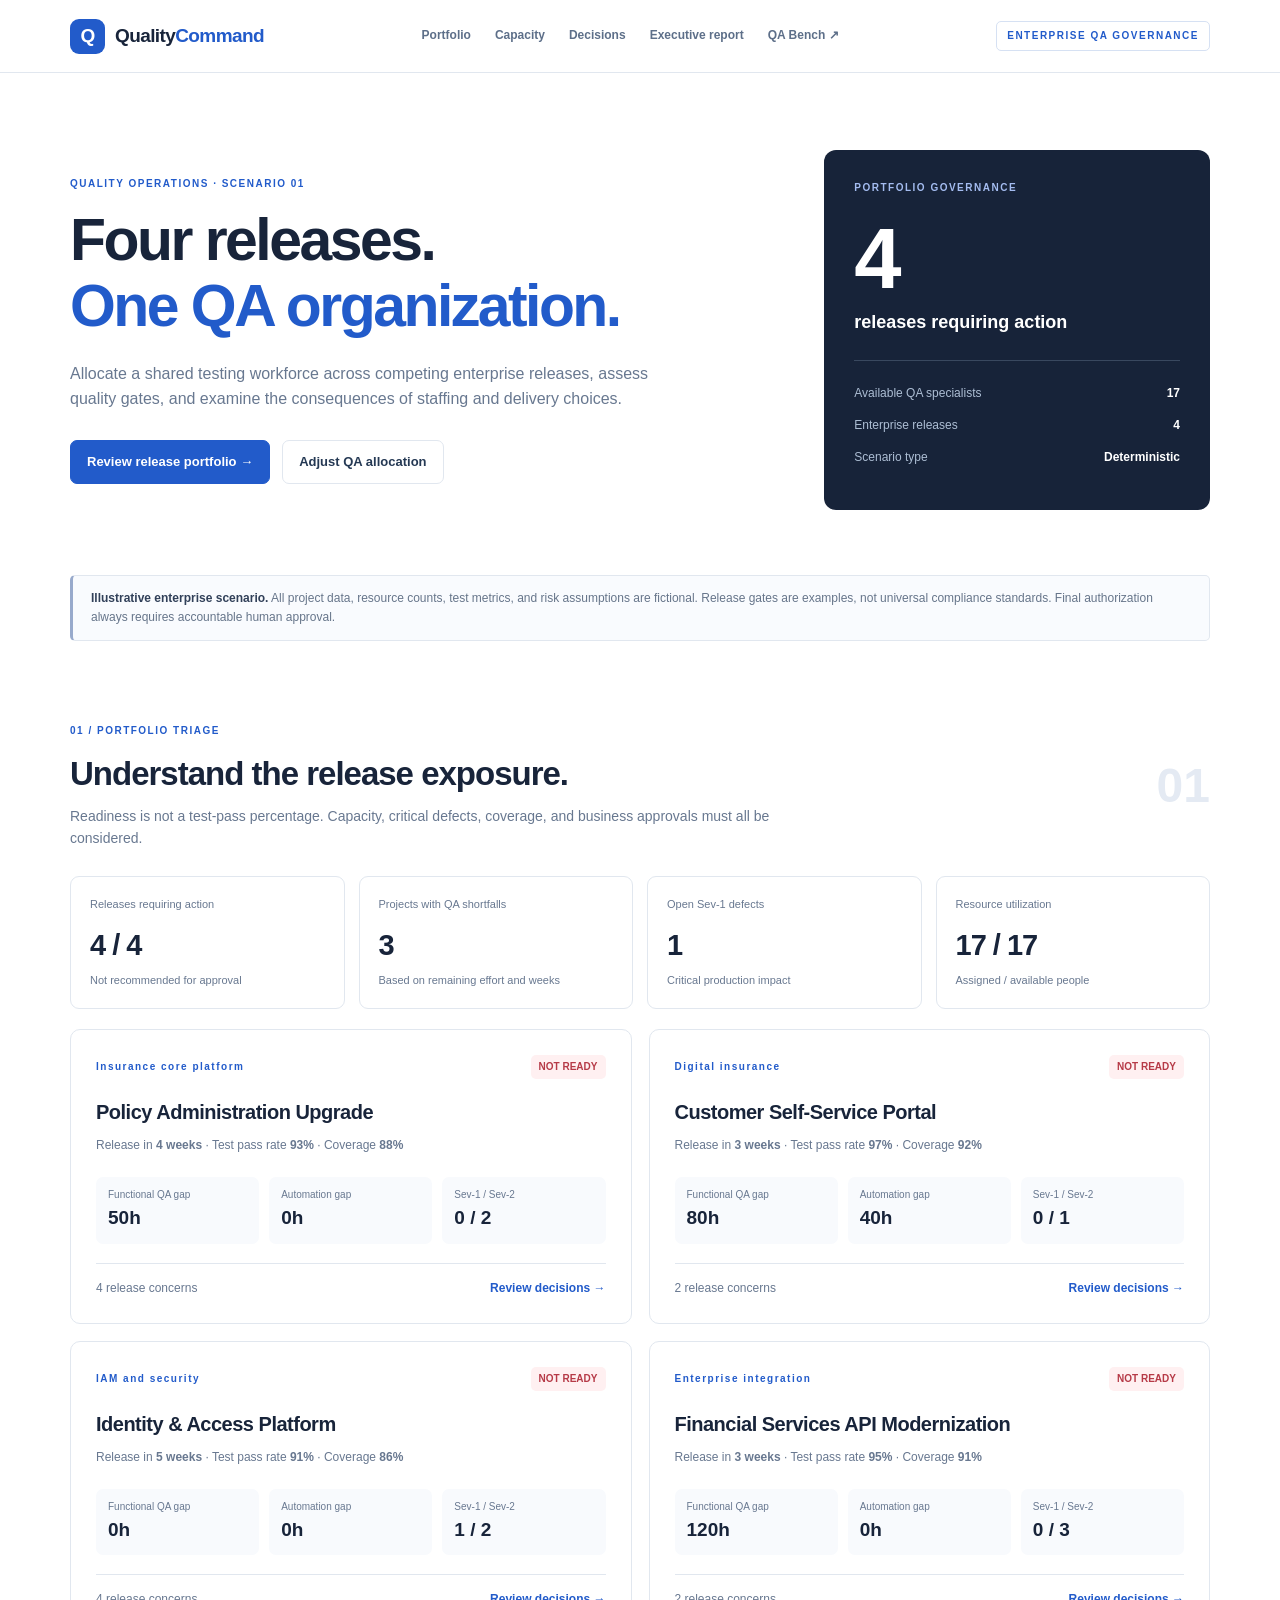
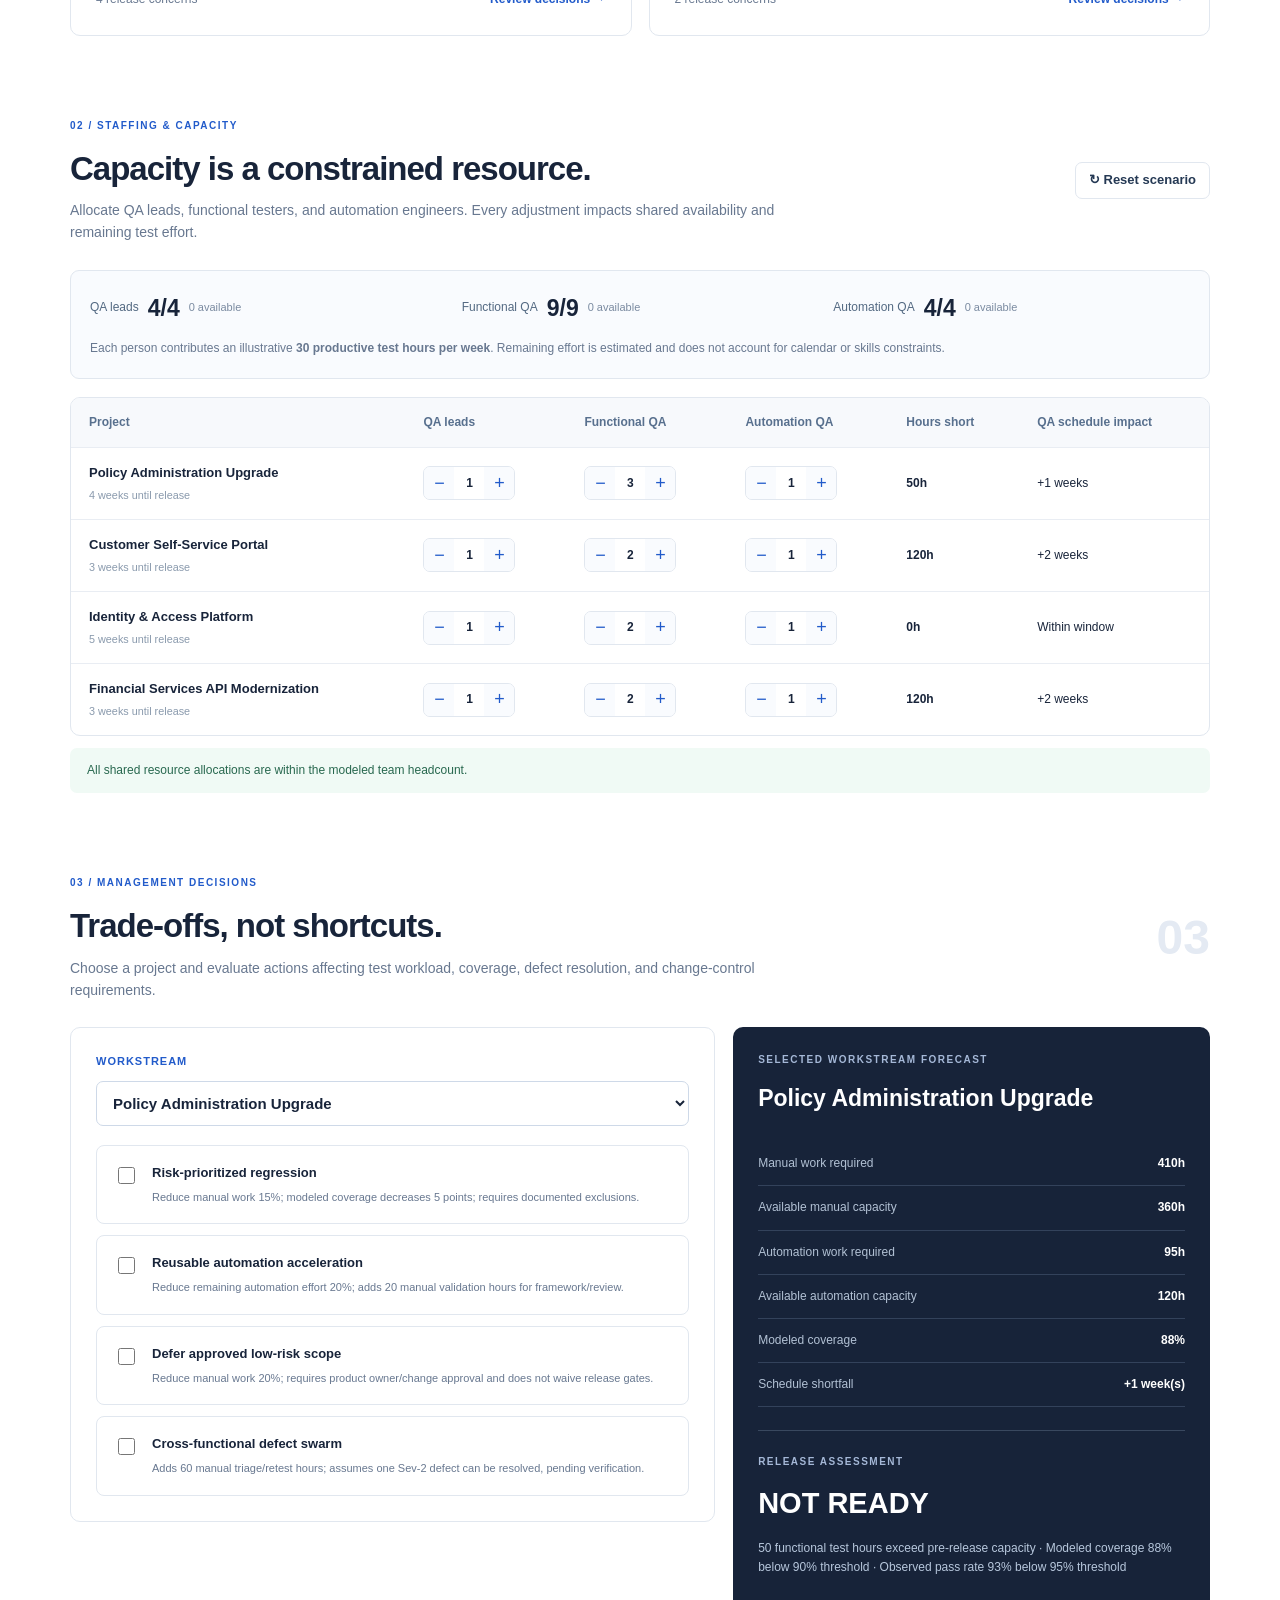
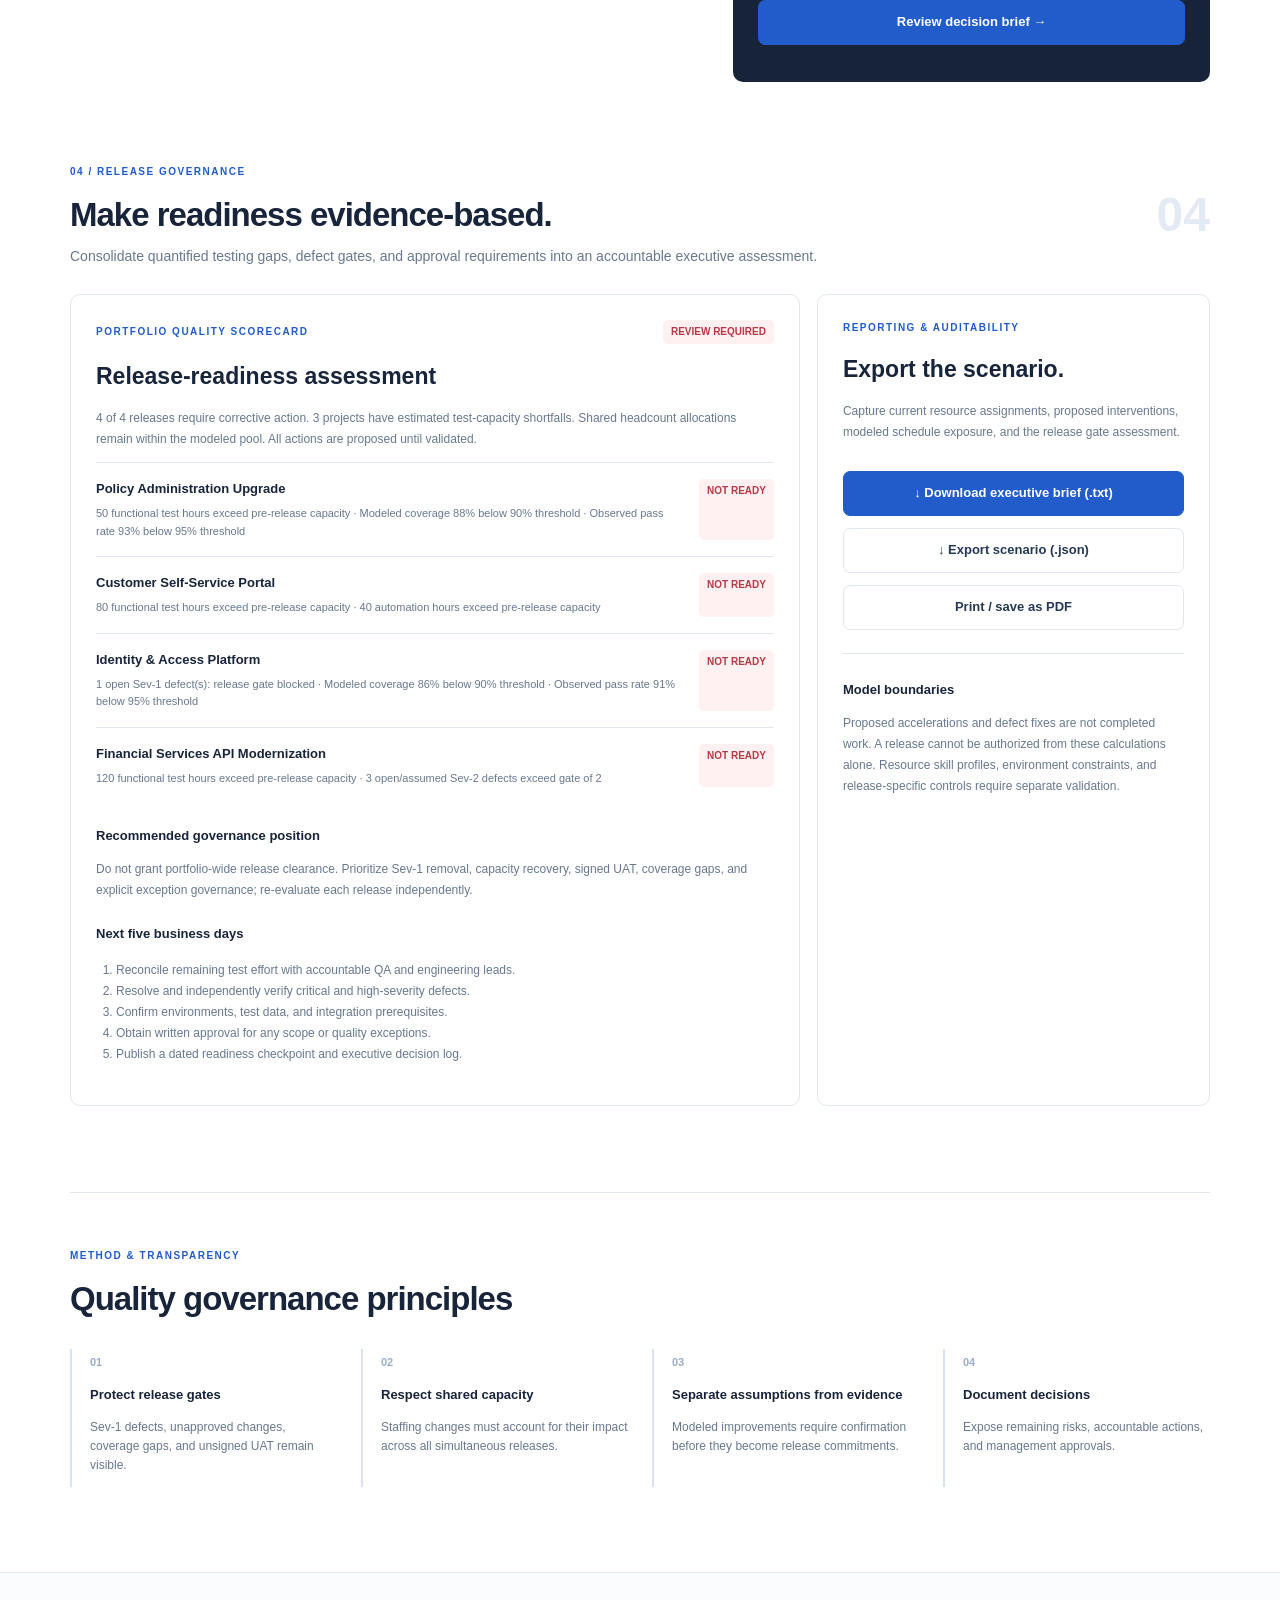
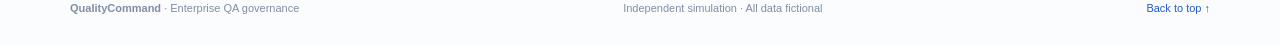
<file: QualityCommand/index.html>
<!doctype html>
<html lang="en"><head><meta charset="utf-8"><meta name="viewport" content="width=device-width,initial-scale=1"><meta name="description" content="QualityCommand: enterprise QA capacity, test strategy, defect governance, and release-readiness simulation."><title>QualityCommand | QA Portfolio & Release Governance</title><link rel="stylesheet" href="styles.css"></head>
<body><header class="top"><div class="shell bar"><a href="#home" class="brand"><span class="mark">Q</span><span>Quality<span class="blue">Command</span></span></a><nav><a href="#portfolio">Portfolio</a><a href="#allocation">Capacity</a><a href="#decisions">Decisions</a><a href="#report">Executive report</a><a href="/qa-bench.html" target="_blank" rel="noopener noreferrer">QA Bench ↗</a></nav><span class="edition">ENTERPRISE QA GOVERNANCE</span></div></header>
<main id="home" class="shell"><section class="hero"><div><div class="eyebrow">QUALITY OPERATIONS · SCENARIO 01</div><h1>Four releases.<br><span>One QA organization.</span></h1><p>Allocate a shared testing workforce across competing enterprise releases, assess quality gates, and examine the consequences of staffing and delivery choices.</p><div class="actions"><a class="btn primary" href="#portfolio">Review release portfolio →</a><a class="btn" href="#allocation">Adjust QA allocation</a></div></div><aside class="hero-card"><div class="muted caps">PORTFOLIO GOVERNANCE</div><strong id="heroBlocked">4</strong><div class="large-label">releases requiring action</div><div class="hero-sep"></div><div class="hero-data"><span>Available QA specialists</span><b>17</b></div><div class="hero-data"><span>Enterprise releases</span><b>4</b></div><div class="hero-data"><span>Scenario type</span><b>Deterministic</b></div></aside></section>
<div class="notice"><b>Illustrative enterprise scenario.</b> All project data, resource counts, test metrics, and risk assumptions are fictional. Release gates are examples, not universal compliance standards. Final authorization always requires accountable human approval.</div>
<section class="section" id="portfolio"><div class="section-head"><div><div class="eyebrow">01 / PORTFOLIO TRIAGE</div><h2>Understand the release exposure.</h2><p>Readiness is not a test-pass percentage. Capacity, critical defects, coverage, and business approvals must all be considered.</p></div><span class="index">01</span></div><div class="kpis"><article><small>Releases requiring action</small><strong id="blocked">—</strong><span>Not recommended for approval</span></article><article><small>Projects with QA shortfalls</small><strong id="shortfalls">—</strong><span>Based on remaining effort and weeks</span></article><article><small>Open Sev-1 defects</small><strong id="sev1">—</strong><span>Critical production impact</span></article><article><small>Resource utilization</small><strong id="utilization">—</strong><span>Assigned / available people</span></article></div><div id="projectCards" class="cards"></div></section>
<section class="section" id="allocation"><div class="section-head"><div><div class="eyebrow">02 / STAFFING & CAPACITY</div><h2>Capacity is a constrained resource.</h2><p>Allocate QA leads, functional testers, and automation engineers. Every adjustment impacts shared availability and remaining test effort.</p></div><button class="btn small" id="reset">↻ Reset scenario</button></div><div class="allocation-header"><div class="pool" id="pool"></div><p>Each person contributes an illustrative <b>30 productive test hours per week</b>. Remaining effort is estimated and does not account for calendar or skills constraints.</p></div><div class="table-scroll"><table><thead><tr><th>Project</th><th>QA leads</th><th>Functional QA</th><th>Automation QA</th><th>Hours short</th><th>QA schedule impact</th></tr></thead><tbody id="resourceTable"></tbody></table></div><div id="capacityWarning" class="capacity-warning" aria-live="polite"></div></section>
<section class="section" id="decisions"><div class="section-head"><div><div class="eyebrow">03 / MANAGEMENT DECISIONS</div><h2>Trade-offs, not shortcuts.</h2><p>Choose a project and evaluate actions affecting test workload, coverage, defect resolution, and change-control requirements.</p></div><span class="index">03</span></div><div class="decision-grid"><div class="panel"><label class="field-label" for="projectSelect">WORKSTREAM</label><select id="projectSelect"></select><div id="optionList" class="options"></div></div><aside class="panel dark"><div class="caps muted">SELECTED WORKSTREAM FORECAST</div><h3 id="detailName">Project</h3><div class="stat-list"><div><span>Manual work required</span><b id="detailManual">—</b></div><div><span>Available manual capacity</span><b id="detailManualCapacity">—</b></div><div><span>Automation work required</span><b id="detailAuto">—</b></div><div><span>Available automation capacity</span><b id="detailAutoCapacity">—</b></div><div><span>Modeled coverage</span><b id="detailCoverage">—</b></div><div><span>Schedule shortfall</span><b id="detailSlip">—</b></div></div><div class="divider"></div><div class="caps muted">RELEASE ASSESSMENT</div><strong class="verdict" id="detailGate">NOT READY</strong><p id="detailSummary">Risk details will appear here.</p><a class="btn primary full" href="#report">Review decision brief →</a></aside></div></section>
<section class="section" id="report"><div class="section-head"><div><div class="eyebrow">04 / RELEASE GOVERNANCE</div><h2>Make readiness evidence-based.</h2><p>Consolidate quantified testing gaps, defect gates, and approval requirements into an accountable executive assessment.</p></div><span class="index">04</span></div><div class="report-grid"><article class="panel"><div class="report-top"><span class="caps">PORTFOLIO QUALITY SCORECARD</span><span class="pill warn" id="reportPill">REVIEW REQUIRED</span></div><h3>Release-readiness assessment</h3><p id="reportLead" class="lead"></p><div id="reportRows"></div><h4>Recommended governance position</h4><p id="position"></p><h4>Next five business days</h4><ol><li>Reconcile remaining test effort with accountable QA and engineering leads.</li><li>Resolve and independently verify critical and high-severity defects.</li><li>Confirm environments, test data, and integration prerequisites.</li><li>Obtain written approval for any scope or quality exceptions.</li><li>Publish a dated readiness checkpoint and executive decision log.</li></ol></article><aside class="panel tools"><div class="eyebrow">REPORTING & AUDITABILITY</div><h3>Export the scenario.</h3><p>Capture current resource assignments, proposed interventions, modeled schedule exposure, and the release gate assessment.</p><button class="btn primary full" id="exportBrief">↓ Download executive brief (.txt)</button><button class="btn full" id="exportJson">↓ Export scenario (.json)</button><button class="btn full" id="print">Print / save as PDF</button><div class="divider"></div><strong>Model boundaries</strong><p>Proposed accelerations and defect fixes are not completed work. A release cannot be authorized from these calculations alone. Resource skill profiles, environment constraints, and release-specific controls require separate validation.</p></aside></div></section>
<section class="principles"><div class="eyebrow">METHOD & TRANSPARENCY</div><h2>Quality governance principles</h2><div class="principle-grid"><div><b>01</b><h4>Protect release gates</h4><p>Sev-1 defects, unapproved changes, coverage gaps, and unsigned UAT remain visible.</p></div><div><b>02</b><h4>Respect shared capacity</h4><p>Staffing changes must account for their impact across all simultaneous releases.</p></div><div><b>03</b><h4>Separate assumptions from evidence</h4><p>Modeled improvements require confirmation before they become release commitments.</p></div><div><b>04</b><h4>Document decisions</h4><p>Expose remaining risks, accountable actions, and management approvals.</p></div></div></section></main>
<footer><div class="shell footer"><span><b>QualityCommand</b> · Enterprise QA governance</span><span>Independent simulation · All data fictional</span><a href="#home">Back to top ↑</a></div></footer><script type="module" src="app.mjs"></script></body></html>
</file>
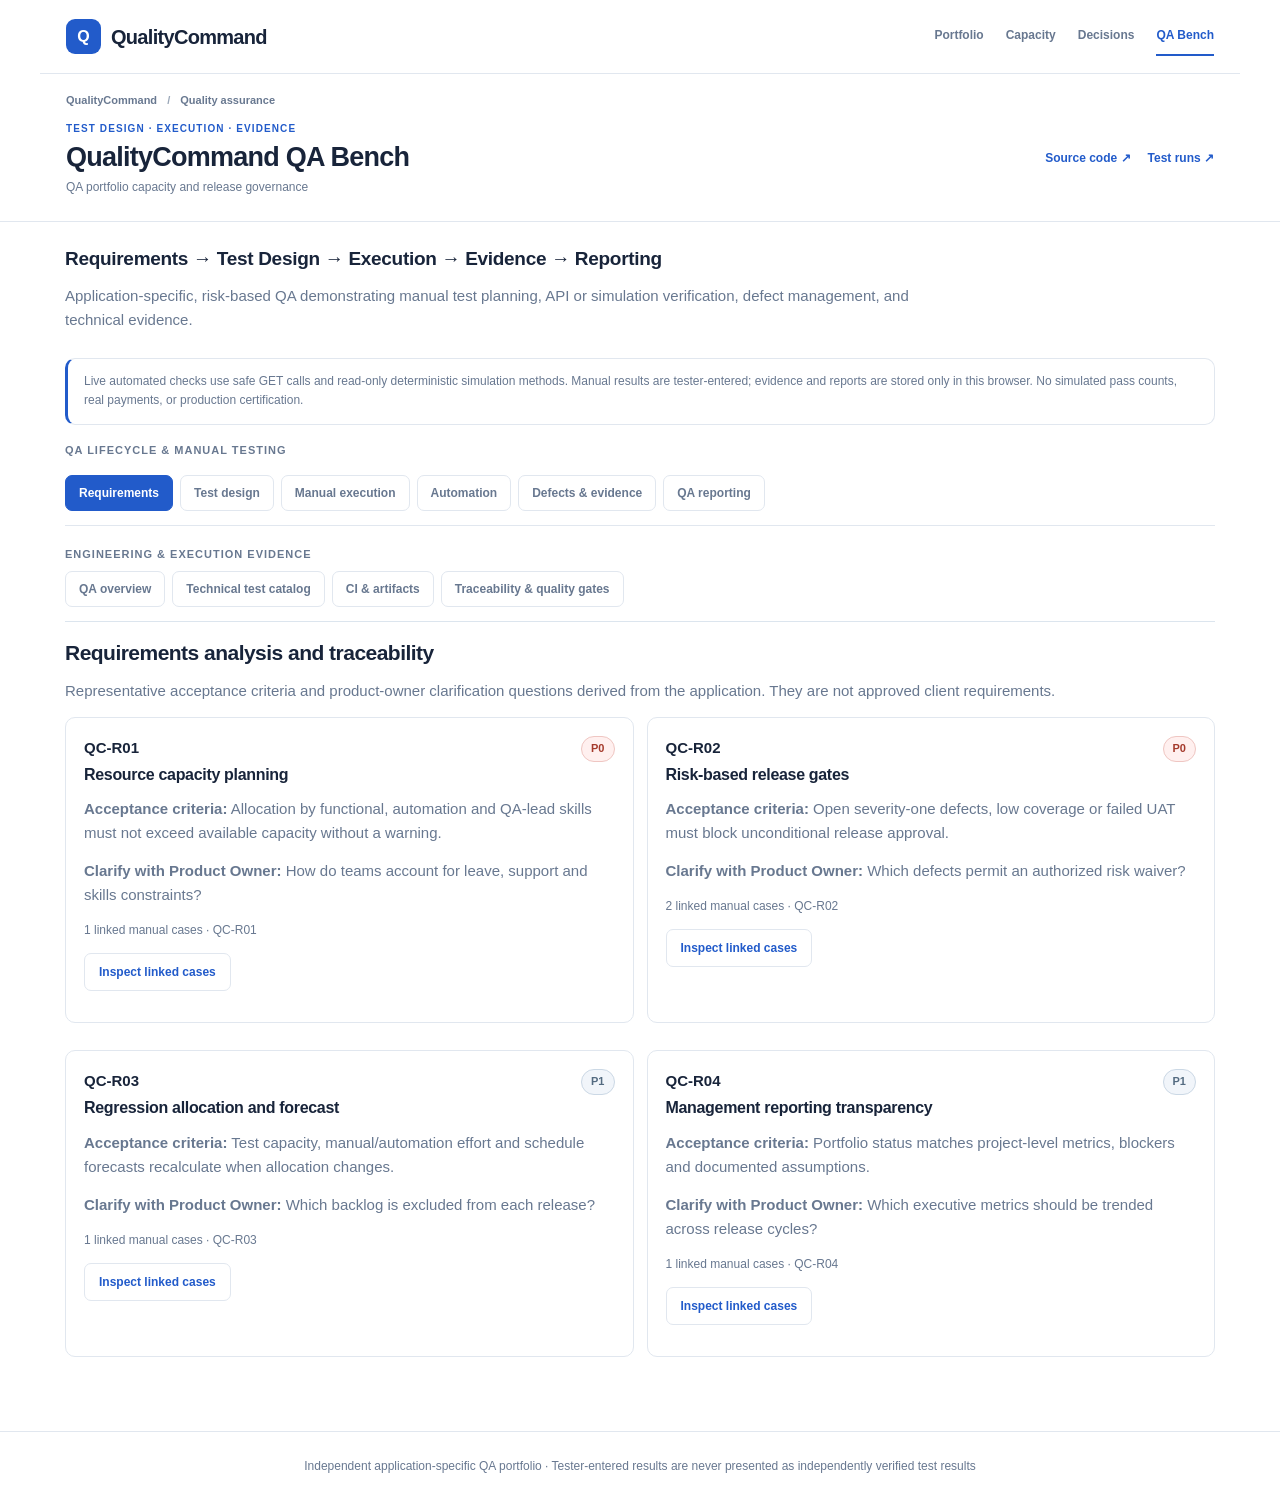
<file: QualityCommand/qa-bench.html>
<!doctype html>
<html lang="en"><head><meta charset="utf-8"><meta name="viewport" content="width=device-width,initial-scale=1"><meta name="robots" content="noindex"><title>QualityCommand | QA Engineering Workbench</title>
<style>
:root{color-scheme:light;--ink:#1b2938;--muted:#5c6f83;--line:#dce5ee;--blue:#215cac;--paper:#fff;--bg:#f5f8fc;--green:#147b5c;--red:#a82e3e;--amber:#a65d00}
*{box-sizing:border-box}body{margin:0;background:var(--bg);color:var(--ink);font:14px/1.55 system-ui,-apple-system,Segoe UI,sans-serif}a{color:var(--blue)}header{background:#10253d;color:white;padding:24px max(18px,calc((100vw - 1120px)/2))}header a{color:#cde5ff}header .crumb{font-size:12px;margin-bottom:10px}.wrap{max-width:1120px;margin:auto;padding:24px 18px 65px}h1{margin:0 0 5px;font-size:clamp(27px,4vw,38px);letter-spacing:-.045em}h2{font-size:21px;letter-spacing:-.025em;margin:0 0 9px}h3{font-size:16px;letter-spacing:-.02em;margin:0 0 10px}h4{font-size:14px;margin:7px 0}p{margin:5px 0 14px;color:var(--muted)}.sub{color:#c6d7ea}.small{font-size:12px}.panel{background:white;border:1px solid var(--line);border-radius:15px;padding:18px;margin-bottom:14px;min-width:0}.intro{padding:20px 0 8px}.intro p{max-width:850px}.note{border-left:3px solid #6f9ad7;background:#eff5fd;color:#426281;padding:13px 16px;border-radius:6px;margin-bottom:17px;font-size:12px;line-height:1.65}.tabs{display:flex;flex-wrap:wrap;gap:7px;border-bottom:1px solid var(--line);padding:0 0 14px;margin:15px 0 20px}.tabs button{border:1px solid #d5e0eb;background:#edf3fa;padding:10px 13px;border-radius:9px;font-weight:700;color:#3a5573;cursor:pointer;font-size:12px}.tabs button[aria-selected="true"]{background:#2059a5;color:#fff;border-color:#2059a5}.grid{display:grid;grid-template-columns:repeat(2,minmax(0,1fr));gap:13px}.row{display:flex;gap:14px;align-items:flex-start;justify-content:space-between}.row>*{min-width:0}.actions{display:flex;gap:9px;flex-wrap:wrap;margin:13px 0}.btn{background:#215cac;border:1px solid #215cac;color:#fff;border-radius:9px;padding:10px 14px;font-size:12px;font-weight:700;cursor:pointer;min-height:38px}.btn.alt{background:#fff;color:#215cac}.btn:disabled{opacity:.6;cursor:default}.tag{border:1px solid #cbd8e5;border-radius:30px;padding:3px 9px;font-size:11px;font-weight:800;color:#546b81;background:#f1f5fa;display:inline-block}.tag.p0,.tag.failed{background:#fff0ef;color:#a53a2c;border-color:#efc6c2}.tag.passed{background:#ebf7f0;color:#16734b;border-color:#bee3cc}.tag.blocked{background:#fff3e2;color:#a36813;border-color:#ecd4b0}.fine{font-size:12px;color:var(--muted)}.line{padding:13px 0;border-bottom:1px solid var(--line)}.line:last-child{border:0}.line p{font-size:13px;line-height:1.65}.cardlinks{display:flex;gap:14px;flex-wrap:wrap;font-size:12px;font-weight:650}.cardlinks a{white-space:normal}.metrics{display:grid;grid-template-columns:repeat(5,minmax(0,1fr));gap:10px;margin-bottom:18px}.metric{background:#fff;border:1px solid var(--line);border-radius:11px;padding:12px}.metric strong{display:block;font-size:28px}.metric span{font-size:11px;color:var(--muted)}label{display:block;font-size:12px;font-weight:750;margin:11px 0}input,select,textarea{font:inherit;width:100%;border:1px solid #c5d4e5;border-radius:8px;padding:10px;background:white;color:var(--ink);margin:5px 0 0}input[type=file]{font-size:12px}textarea{resize:vertical}pre{background:#111f34;color:#d8ebf9;border-radius:9px;overflow:auto;padding:14px;font-size:11px;line-height:1.65;white-space:pre-wrap;overflow-wrap:anywhere}.teststep{white-space:pre-line;color:#354e68;line-height:1.7;font-size:13px}.status{font-weight:750}.status.passed{color:var(--green)}.status.failed{color:var(--red)}.status.blocked{color:var(--amber)}.state{font-weight:650;margin-left:6px}.two{display:grid;grid-template-columns:1.15fr .85fr;gap:14px}table{width:100%;border-collapse:collapse;font-size:12px}td,th{border-bottom:1px solid var(--line);text-align:left;padding:10px;vertical-align:top}th{background:#f5f8fc;color:#4d667c}.tablewrap{overflow:auto;max-width:100%}#notice:not(:empty){padding:11px 14px;margin:14px 0;background:#e9f5ed;border:1px solid #c0dfc8;border-radius:9px;color:#24563d}footer{padding:25px;border-top:1px solid var(--line);text-align:center;font-size:12px;color:var(--muted)}button:focus-visible,input:focus-visible,a:focus-visible,select:focus-visible,textarea:focus-visible{outline:3px solid #77a5dc;outline-offset:2px}
@media(max-width:780px){.two,.grid{grid-template-columns:1fr}.metrics{grid-template-columns:repeat(3,minmax(0,1fr))}}
@media(max-width:520px){.tabs{display:grid;grid-template-columns:repeat(2,minmax(0,1fr))}.tabs button{padding:10px 6px}.wrap{padding:16px 12px 45px}.panel{padding:14px}.metrics{grid-template-columns:repeat(2,minmax(0,1fr))}.row{display:block}h1{font-size:27px}}
/* Executable evidence extension, additive to all six original QA Bench sections */
.qa-tab-group{margin:14px 0 2px}.qa-tab-heading{font-size:11px;color:#5b7090;font-weight:800;letter-spacing:.12em;text-transform:uppercase;margin:12px 0 8px}
.qa-tab-group .tabs{margin:0 0 14px;border-bottom:1px solid #dce5ee}.qa-tab-group .tabs button{border-color:#cfdfef}
.qa-tab-group .tabs button[aria-selected=true]{background:#174c89;color:#fff}
.tech-workbench{max-width:100%;overflow-wrap:anywhere}
.tech-workbench>.tech-hero{display:flex;align-items:center;justify-content:space-between;gap:20px;padding:22px;border:1px solid #dce5ee;background:linear-gradient(118deg,#f5f9ff,#edf5fc);border-radius:16px;margin-bottom:16px}
.tech-kicker{font-size:10px;font-weight:800;color:#376ab2;letter-spacing:.12em}
.tech-hero h2{font-size:clamp(23px,3.3vw,30px);margin:6px 0 7px;line-height:1.17;letter-spacing:-.04em}
.tech-hero p{max-width:680px;margin:0;color:#536980;font-size:13px}
.tech-stats{display:grid;grid-template-columns:repeat(4,minmax(0,1fr));gap:10px;margin:15px 0}
.tech-stat{border:1px solid #dce6f0;background:#fff;border-radius:13px;padding:14px;min-width:0}
.tech-stat strong{display:block;font-size:27px;letter-spacing:-.06em;line-height:1.3;color:#234e80}
.tech-stat span,.tech-stat small{display:block}.tech-stat span{font-size:12px;font-weight:700}.tech-stat small{font-size:10px;color:#6f8194;line-height:1.5;margin-top:5px}
.tech-layout{display:grid;grid-template-columns:1.25fr .75fr;gap:12px}
.tech-cat-grid{display:grid;grid-template-columns:repeat(2,minmax(0,1fr));gap:8px}
.tech-cat{border:1px solid #d9e4ee;border-radius:10px;background:#f8fbfe;padding:10px;display:flex;align-items:center;gap:11px;text-align:left;color:#264663;cursor:pointer;min-width:0}
.tech-cat strong{font-size:18px;color:#295b94;min-width:24px}.tech-cat span{font-size:11px;font-weight:600}
.tech-evidence-line{display:flex;justify-content:space-between;align-items:center;gap:10px;border-bottom:1px solid #edf1f5;padding:12px 0}
.tech-evidence-line>div{min-width:0}.tech-evidence-line strong,.tech-evidence-line small{display:block}.tech-evidence-line strong{font-size:12px}.tech-evidence-line small{font-size:11px;color:#6f7e90}
.tech-walkthrough{display:grid;grid-template-columns:repeat(4,minmax(0,1fr));gap:12px}
.tech-walkthrough>div{background:#f7faff;border-radius:10px;padding:12px;border:1px solid #e7edf6}.tech-walkthrough strong{font-size:12px}.tech-walkthrough p{font-size:11px;margin:7px 0 0}
.tech-controls{display:flex;align-items:end;gap:16px;justify-content:space-between;margin:14px 0 18px}
.tech-controls label{flex:1;max-width:350px}
.tech-source-list{display:grid;grid-template-columns:1fr;gap:10px}
.tech-source{margin:0!important;padding:0!important;overflow:hidden}
.tech-source summary{display:flex;justify-content:space-between;gap:10px;align-items:center;cursor:pointer;padding:13px 16px;list-style-position:inside}
.tech-source summary::marker{color:#6789b7}
.tech-source-title{font-size:13px;line-height:1.45;min-width:0}.tech-source-title strong{color:#215cac;margin-right:6px}
.tech-source-body{padding:4px 16px 16px;border-top:1px solid #edf1f7}
.tech-tags{display:flex;flex-wrap:wrap;gap:7px;margin-top:11px}.tech-tags>span{border-radius:6px;background:#f1f5f9;color:#456078;padding:4px 8px;font-size:10px}
.tech-source pre{font-size:11px;line-height:1.6;margin:8px 0 10px;white-space:pre-wrap;word-break:break-word}
.tech-ci-header{display:flex;align-items:center;justify-content:space-between;gap:12px;margin-bottom:14px}
.tech-gate-metrics{display:flex;flex-wrap:wrap;gap:7px;margin:12px 0}.tech-gate-metrics>span{font-size:11px;padding:6px 8px;border-radius:8px;background:#f2f6fa;color:#3c5874}
.tech-workbench details[open]{box-shadow:0 6px 20px rgba(20,55,97,.06)}
@media(max-width:780px){.tech-layout{grid-template-columns:1fr}.tech-walkthrough{grid-template-columns:repeat(2,minmax(0,1fr))}.tech-stats{grid-template-columns:repeat(2,minmax(0,1fr))}}
@media(max-width:540px){.qa-tab-group .tabs{display:flex;flex-wrap:nowrap;overflow-x:auto;overscroll-behavior-x:contain;scroll-snap-type:x proximity;padding-bottom:9px}.qa-tab-group .tabs button{flex:0 0 auto;scroll-snap-align:start}.tech-hero{display:block!important;padding:15px!important}.tech-hero .btn{margin-top:12px}.tech-cat-grid{grid-template-columns:1fr}.tech-walkthrough{grid-template-columns:1fr}.tech-ci-header{align-items:flex-start;flex-direction:column}.tech-source summary{flex-direction:column;align-items:flex-start}.tech-stats{gap:8px}.tech-stat{padding:11px}}


/* QA Bench themed to QualityCommand; existing test logic and content unchanged */
:root{--ink:#18243a;--muted:#687890;--line:#e1e7ef;--blue:#225bca;--bg:#fff;--paper:#fff;--qa-radius:10px}
html,body{min-height:100%;overflow-x:clip}
body{margin:0!important;background:#fff!important;color:#18243a!important;font:15px/1.6 -apple-system,BlinkMacSystemFont,'Segoe UI',Arial,sans-serif!important}
a{color:#225bca}
.qa-site-header{background:#fff!important;color:#18243a!important;padding:0!important;border-bottom:1px solid #e1e7ef}
.qa-site-bar{max-width:1200px;margin:0 auto;min-height:73px;padding:12px 26px;display:flex;align-items:center;justify-content:space-between;gap:20px}
.qa-site-brand{display:flex;align-items:center;gap:10px;color:#18243a!important;text-decoration:none!important;white-space:nowrap;min-width:0}
.qa-wordmark{font-size:20px;font-weight:800;letter-spacing:-.7px}
.qa-brand-mark{display:grid;place-items:center;width:35px;height:35px;border-radius:9px;background:#225bca;color:#fff;font-size:16px;font-weight:900;flex:0 0 35px}
.qa-site-menu{display:flex;align-items:center;gap:22px;flex-wrap:wrap;color:#687890;font-size:12px;font-weight:700}
.qa-site-menu a{color:inherit;text-decoration:none;padding:9px 0;border-bottom:2px solid transparent;white-space:nowrap}
.qa-site-menu a:hover,.qa-site-menu a[aria-current=page]{color:#225bca}
.qa-site-menu a[aria-current=page]{border-color:#225bca}
.qa-section-head{max-width:1200px;margin:auto;padding:18px 26px 24px;border-top:1px solid #e1e7ef}
.qa-breadcrumb{font-size:11px;color:#687890;font-weight:600;margin-bottom:11px}
.qa-breadcrumb span{padding:0 7px;color:#9aa7b8}
.qa-headings{display:flex;align-items:center;justify-content:space-between;gap:20px}
.qa-headings h1{font-size:27px!important;font-weight:780;letter-spacing:-.75px;line-height:1.2;margin:4px 0 5px;color:#18243a}
.qa-eyebrow{color:#225bca;font-size:10px;font-weight:800;letter-spacing:1.1px}
.qa-headings .sub{color:#687890;font-size:12px}
.qa-source-links{display:flex;gap:17px;flex-wrap:wrap;font-size:12px;font-weight:650}
.qa-source-links a{white-space:nowrap;text-decoration:none}
.qa-site-notice{font-size:10px;letter-spacing:.5px;font-weight:750;text-align:center;padding:6px 12px;background:#162d53;color:#eef3fb}
.qa-site-notice span{color:#bacce3;font-weight:400}
.wrap{max-width:1200px;padding:22px 25px 60px}
.intro{padding:0 0 12px}.intro h2{font-size:19px;letter-spacing:-.3px}
.panel,.metric,.tech-stat{border-color:#e1e7ef!important;border-radius:10px!important;box-shadow:none!important;background:#fff!important}
.note{background:#fff!important;border:1px solid #e1e7ef!important;border-left:3px solid #225bca!important;color:#687890!important;border-radius:10px!important}
.tech-workbench>.tech-hero{background:#fff!important;border:1px solid #e1e7ef!important;border-radius:10px!important;box-shadow:none!important;padding:17px 20px!important}
.tech-hero h2{font-size:23px!important;letter-spacing:-.55px!important;line-height:1.25}
.tech-kicker,.qa-tab-heading{color:#687890!important;letter-spacing:1px}
.tech-stat strong,.tech-cat strong{color:#18243a!important}
.tech-cat,.tech-walkthrough>div{background:#fff!important;border:1px solid #e1e7ef!important;border-radius:10px!important}
.tech-tags>span,.tech-gate-metrics>span{background:#fff!important;color:#687890!important}
.tabs button{background:#fff!important;color:#687890!important;border-color:#e1e7ef!important;border-radius:7px!important}
.tabs button[aria-selected=true]{background:#225bca!important;color:#fff!important;border-color:#225bca!important}
.btn{background:#225bca!important;border-color:#225bca!important;border-radius:7px!important}
.btn.alt{background:#fff!important;color:#225bca!important;border-color:#e1e7ef!important}
input,select,textarea{border-color:#e1e7ef!important;border-radius:7px!important}
table th{background:#fff!important;color:#687890!important}
table td,table th{border-color:#e1e7ef!important}
.tech-source pre{background:#1b2737;color:#eaf2fc}
footer{border-color:#e1e7ef}
@media(max-width:800px){.qa-site-bar{flex-wrap:wrap;gap:8px;padding:12px 16px}.qa-site-brand{flex:1 1 auto}.qa-site-menu{width:100%;flex-wrap:nowrap;gap:17px;overflow-x:auto;font-size:11px}.qa-section-head{padding:15px 17px}.qa-headings{flex-direction:column;align-items:flex-start;gap:10px}.wrap{padding:18px 14px 55px}.tech-hero h2{font-size:20px!important}}
@media(max-width:480px){.qa-wordmark{font-size:17px}.qa-site-bar{min-height:60px}.qa-headings h1{font-size:23px!important}.qa-section-head{padding:14px}.qa-site-notice span{display:block}}


/* Final site-matched mobile navigation and link contrast adjustments */
.qa-site-header .qa-source-links a{color:var(--blue)!important}
.qa-site-header .qa-source-links a:hover{text-decoration:underline}
@media(max-width:540px){
  .qa-tab-group .tabs{display:grid!important;grid-template-columns:repeat(2,minmax(0,1fr))!important;gap:7px!important;overflow:visible!important;scroll-snap-type:none!important}
  .qa-tab-group .tabs button{flex:initial!important;min-width:0!important;white-space:normal!important;line-height:1.25!important;min-height:42px!important;padding:8px 7px!important;text-align:center!important}
}
</style></head><body><header class="qa-site-header"><div class="qa-site-bar"><a id="app-link" class="qa-site-brand" href="/"><span class="qa-brand-mark">Q</span><span class="qa-wordmark">QualityCommand</span></a><nav class="qa-site-menu" aria-label="QualityCommand navigation"><a href="/#portfolio">Portfolio</a><a href="/#allocation">Capacity</a><a href="/#decisions">Decisions</a><a href="/qa-bench.html" aria-current="page">QA Bench</a></nav></div><div class="qa-section-head"><div class="qa-breadcrumb">QualityCommand <span>/</span> Quality assurance</div><div class="qa-headings"><div><div class="qa-eyebrow">TEST DESIGN · EXECUTION · EVIDENCE</div><h1 id="project-title">QualityCommand QA Bench</h1><div id="project-sub" class="sub"></div></div><div class="qa-source-links"><a id="source-link" href="#" target="_blank" rel="noopener noreferrer">Source code ↗</a><a id="ci-link" href="#" target="_blank" rel="noopener noreferrer">Test runs ↗</a></div></div></div></header>
<main class="wrap"><div class="intro"><h2>Requirements → Test Design → Execution → Evidence → Reporting</h2><p>Application-specific, risk-based QA demonstrating manual test planning, API or simulation verification, defect management, and technical evidence.</p></div><div class="note">Live automated checks use safe GET calls and read-only deterministic simulation methods. Manual results are tester-entered; evidence and reports are stored only in this browser. No simulated pass counts, real payments, or production certification.</div><div class="qa-tab-heading">QA lifecycle & manual testing</div><div class="tabs" role="tablist" aria-label="QA lifecycle sections"><button data-tab="requirements" aria-selected="true">Requirements</button><button data-tab="cases" aria-selected="false">Test design</button><button data-tab="manual" aria-selected="false">Manual execution</button><button data-tab="automation" aria-selected="false">Automation</button><button data-tab="defects" aria-selected="false">Defects & evidence</button><button data-tab="report" aria-selected="false">QA reporting</button></div><div class="qa-tab-group"><div class="qa-tab-heading">Engineering & execution evidence</div><div class="tabs qa-eng-tabs" role="tablist" aria-label="Engineering evidence sections"><button data-tab="engineering" aria-selected="false">QA overview</button><button data-tab="catalog" aria-selected="false">Technical test catalog</button><button data-tab="ci" aria-selected="false">CI & artifacts</button><button data-tab="gates" aria-selected="false">Traceability & quality gates</button></div></div><div id="notice" role="status" aria-live="polite"></div><div id="app"></div></main><footer>Independent application-specific QA portfolio · Tester-entered results are never presented as independently verified test results</footer>
<script id="qa-config" type="application/json">{"name":"QualityCommand","slug":"qualitycommand","domain":"QA portfolio capacity and release governance","url":"https://qualitycommand.onrender.com/","repository":"qualitycommand","sourceUrl":"https://github.com/sachintechpro/qualitycommand","sourceTestsUrl":"https://github.com/sachintechpro/qualitycommand/tree/main/QualityCommand/tests","ciUrl":"https://github.com/sachintechpro/qualitycommand/actions","requirements":[{"id":"QC-R01","title":"Resource capacity planning","risk":"P0","acceptance":"Allocation by functional, automation and QA-lead skills must not exceed available capacity without a warning.","clarify":"How do teams account for leave, support and skills constraints?"},{"id":"QC-R02","title":"Risk-based release gates","risk":"P0","acceptance":"Open severity-one defects, low coverage or failed UAT must block unconditional release approval.","clarify":"Which defects permit an authorized risk waiver?"},{"id":"QC-R03","title":"Regression allocation and forecast","risk":"P1","acceptance":"Test capacity, manual/automation effort and schedule forecasts recalculate when allocation changes.","clarify":"Which backlog is excluded from each release?"},{"id":"QC-R04","title":"Management reporting transparency","risk":"P1","acceptance":"Portfolio status matches project-level metrics, blockers and documented assumptions.","clarify":"Which executive metrics should be trended across release cycles?"}],"cases":[{"id":"QC-T01","req":"QC-R01","title":"Overallocate QA specialists","level":"Boundary / capacity","priority":"P0","pre":"Load baseline portfolio.","steps":"1. Inspect available QA skills.\n2. Raise allocations beyond available functional capacity.\n3. Check reported over-allocation and projected release impact.\n4. Reduce capacity usage and review recovery.","expected":"Excess allocation is detected and not silently represented as feasible."},{"id":"QC-T02","req":"QC-R02","title":"Severity-one defect blocks release","level":"Negative / release gate","priority":"P0","pre":"Load project with critical open defect.","steps":"1. Open affected identity or policy project.\n2. Inspect severity-one issues and release status.\n3. Apply non-defect delivery actions.\n4. Revisit release gate.","expected":"Critical unresolved risk remains visible; status is not incorrectly green."},{"id":"QC-T03","req":"QC-R03","title":"Automation boost updates resource demand","level":"Functional / calculation","priority":"P1","pre":"Baseline QA allocations exist.","steps":"1. Record manual and automation hours.\n2. Apply automation acceleration.\n3. Compare required effort, tradeoffs and release forecast.\n4. Revert choice.","expected":"Calculations reflect automation savings and new review effort without double counting."},{"id":"QC-T04","req":"QC-R04","title":"Roll-up matches individual releases","level":"SIT / data integrity","priority":"P1","pre":"Portfolio dashboard populated.","steps":"1. Record each project release readiness.\n2. Inspect blocked and shortfall totals.\n3. Reconcile portfolio metrics to project rows.","expected":"Portfolio counts equal underlying project data."},{"id":"QC-T05","req":"QC-R02","title":"UAT approval and coverage constraints","level":"E2E / UAT","priority":"P0","pre":"Inspect policy project release gates.","steps":"1. Review UAT approval and modeled coverage.\n2. Adjust risk-based regression selection.\n3. Check gate blockers and warnings.","expected":"UAT or coverage gaps remain explicit when release is not ready."}],"automatic":[{"id":"QC-A01","title":"Live QA portfolio UI is served","kind":"http","path":"/","expectStatus":200,"contains":"QualityCommand","level":"Production smoke"},{"id":"QC-A02","title":"Capacity engine is available","kind":"http","path":"/engine.mjs","expectStatus":200,"contains":"export","level":"Integration"},{"id":"QC-A03","title":"Deterministic simulation returns project array","kind":"esm","module":"./engine.mjs","fn":"simulate","expectKey":"projects","expectType":"object","level":"Business rules"},{"id":"QC-A04","title":"Release simulation counts blocked projects","kind":"esm","module":"./engine.mjs","fn":"simulate","expectKey":"blocked","expectType":"number","level":"Release governance"},{"id":"QC-A05","title":"QA engine exposes available capacity","kind":"esm","module":"./engine.mjs","fn":"simulate","expectKey":"remaining","expectType":"object","level":"Capacity planning"}],"caveats":"QualityCommand is a portfolio simulation using fictional data. Live checks are safe and read-only; manual verdicts require actual execution and evidence.","technicalCases":[{"title":"four projects and finite workforce","file":"QualityCommand/tests/engine.test.mjs","line":5,"excerpt":"assert.equal(PROJECTS.length,4);assert.equal(CAPACITY.functional,9)});","category":"Functional / regression","framework":"Node.js test runner","sourceKind":"Test function","id":"SRC-001"},{"title":"baseline headcount allocation exactly uses available pool","file":"QualityCommand/tests/engine.test.mjs","line":6,"excerpt":"assert.deepEqual(r.remaining,{qaLeads:0,functional:0,automation:0});assert.equal(r.overallocation.length,0)});","category":"Functional / regression","framework":"Node.js test runner","sourceKind":"Test function","id":"SRC-002"},{"title":"baseline includes multiple release blockers","file":"QualityCommand/tests/engine.test.mjs","line":7,"excerpt":"assert.ok(r.blocked>=2);assert.ok(r.capacityShortfalls>=1)});","category":"Security / RBAC","framework":"Node.js test runner","sourceKind":"Test function","id":"SRC-003"},{"title":"severe identity defect blocks release regardless of resourcing","file":"QualityCommand/tests/engine.test.mjs","line":8,"excerpt":"assert.equal(p.gate,'NOT READY');assert.ok(p.blockers.some(x=>x.includes('Sev-1')))});","category":"Security / RBAC","framework":"Node.js test runner","sourceKind":"Test function","id":"SRC-004"},{"title":"capacity over-allocation is visible and blocks all release assessments","file":"QualityCommand/tests/engine.test.mjs","line":9,"excerpt":"assert.ok(r.overallocation.includes('functional'));assert.ok(r.projects.every(p=>p.blockers.some(b=>b.includes('Shared team allocation'))))});","category":"Security / RBAC","framework":"Node.js test runner","sourceKind":"Test function","id":"SRC-005"},{"title":"resource reallocation preserves total pool when transferred","file":"QualityCommand/tests/engine.test.mjs","line":10,"excerpt":"assert.equal(r.remaining.functional,0);assert.ok(one(r,'api').manualGap\u003cone(simulate(),'api').manualGap)});","category":"Functional / regression","framework":"Node.js test runner","sourceKind":"Test function","id":"SRC-006"},{"title":"zero functional resource cannot yield artificial completion","file":"QualityCommand/tests/engine.test.mjs","line":11,"excerpt":"assert.equal(p.forecastWeeks,null);assert.ok(p.manualGap>0)});","category":"Unit / business rules","framework":"Node.js test runner","sourceKind":"Test function","id":"SRC-007"},{"title":"risk-prioritization decreases hours but decreases coverage","file":"QualityCommand/tests/engine.test.mjs","line":12,"excerpt":"assert.ok(p.manualRequired\u003c260);assert.equal(p.modeledCoverage,87);assert.ok(p.blockers.some(b=>b.includes('coverage')))});","category":"Functional / regression","framework":"Node.js test runner","sourceKind":"Test function","id":"SRC-008"},{"title":"automation boost decreases automation hours with additional manual work","file":"QualityCommand/tests/engine.test.mjs","line":13,"excerpt":"assert.equal(p.automationRequired,104);assert.equal(p.manualRequired,280)});","category":"Functional / regression","framework":"Node.js test runner","sourceKind":"Test function","id":"SRC-009"},{"title":"scope deferral never silently approves release","file":"QualityCommand/tests/engine.test.mjs","line":14,"excerpt":"assert.ok(p.manualRequired\u003c260);assert.equal(p.gate,'NOT READY');assert.ok(p.blockers.some(b=>b.includes('change control')))});","category":"Functional / regression","framework":"Node.js test runner","sourceKind":"Test function","id":"SRC-010"},{"title":"defect swarm has cost in test hours and provisional blocker","file":"QualityCommand/tests/engine.test.mjs","line":15,"excerpt":"assert.equal(p.manualRequired,360);assert.equal(p.modeledSev2,2);assert.ok(p.blockers.some(b=>b.includes('verification')))});","category":"Security / RBAC","framework":"Node.js test runner","sourceKind":"Test function","id":"SRC-011"},{"title":"no actions mutate shared initial scenario","file":"QualityCommand/tests/engine.test.mjs","line":16,"excerpt":"assert.equal(one(simulate(),'policy').manualRequired,410)});","category":"Unit / business rules","framework":"Node.js test runner","sourceKind":"Test function","id":"SRC-012"},{"title":"invalid headcounts rejected","file":"QualityCommand/tests/engine.test.mjs","line":17,"excerpt":"assert.throws(()=>simulate(s),/Invalid functional/)});","category":"Unit / business rules","framework":"Node.js test runner","sourceKind":"Test function","id":"SRC-013"},{"title":"invalid action flags rejected","file":"QualityCommand/tests/engine.test.mjs","line":18,"excerpt":"assert.throws(()=>simulate(s),/Invalid action/)});","category":"Unit / business rules","framework":"Node.js test runner","sourceKind":"Test function","id":"SRC-014"},{"title":"all 16 intervention combinations deterministic for each project","file":"QualityCommand/tests/engine.test.mjs","line":19,"excerpt":"assert.deepEqual(a,b);assert.ok(one(a,project.id).manualRequired>=0)}}});","category":"Functional / regression","framework":"Node.js test runner","sourceKind":"Test function","id":"SRC-015"},{"title":"gate cannot be READY solely from modeled assumptions","file":"QualityCommand/tests/engine.test.mjs","line":20,"excerpt":"assert.ok(r.projects.every(p=>p.gate!=='READY'))});","category":"Functional / regression","framework":"Node.js test runner","sourceKind":"Test function","id":"SRC-016"}],"suites":[{"file":"QualityCommand/tests/engine.test.mjs","framework":"Node.js test runner","testCount":16,"category":"Functional / regression","error":null}],"workflows":[{"path":".github/workflows/engine-tests.yml","name":"QualityCommand Business Rules and Scenario Tests","description":"Executes capacity, release-gate, defect and scenario regression tests"},{"path":".github/workflows/qa-bench.yml","name":"Application QA Bench Validation","description":"Validates the QA Bench structure and proof fields"}],"technicalCatalogGeneratedAt":"2026-11-13"}</script><script>
(() => {
'use strict';
const C=JSON.parse(document.getElementById('qa-config').textContent);
const KEY='qa-bench:'+C.slug+':v1';let state={executions:[],defects:[],evidence:[],customCases:[],auto:{}};
try{const p=JSON.parse(localStorage.getItem(KEY)||'{}');if(p&&typeof p==='object'){for(const k of Object.keys(state))if(p[k]&& (Array.isArray(state[k])?Array.isArray(p[k]):typeof p[k]==='object'))state[k]=p[k];}}catch{}
let tab='requirements',selected=(C.cases[0]||{}).id||'',showCase='',running=false;
const esc=s=>String(s==null?'':s).replace(/[&<>"']/g,ch=>({'&':'&amp;','<':'&lt;','>':'&gt;','"':'&quot;','\'':'&#39;'}[ch]));
const fmt=x=>esc(JSON.stringify(x,null,2));const cases=()=>[...C.cases,...state.customCases];
const latest=id=>state.executions.find(x=>x.caseId===id);
const count=(k)=>state.executions.filter((x,i,a)=>a.findIndex(v=>v.caseId===x.caseId)===i&&x.status===k).length;
const total=()=>cases().length;const completed=()=>new Set(state.executions.map(x=>x.caseId)).size;
function save(){try{localStorage.setItem(KEY,JSON.stringify(state));return true}catch{note('Browser storage unavailable; export your report.');return false}}
function note(s){document.querySelector('#notice').textContent=s}
function tag(v){const t=String(v||'Not run');return '<span class="tag '+(t==='P0'?'p0':t.toLowerCase().replaceAll(' ','-'))+'">'+esc(t)+'</span>'}
function renderReq(){return '<h2>Requirements analysis and traceability</h2><p>Representative acceptance criteria and product-owner clarification questions derived from the application. They are not approved client requirements.</p><div class="grid">'+C.requirements.map(r=>'<article class="panel"><div class="row"><strong>'+esc(r.id)+'</strong>'+tag(r.risk)+'</div><h3>'+esc(r.title)+'</h3><p><b>Acceptance criteria:</b> '+esc(r.acceptance)+'</p><p><b>Clarify with Product Owner:</b> '+esc(r.clarify)+'</p><div class="fine">'+cases().filter(c=>c.req===r.id).length+' linked manual cases · '+esc(r.id)+'</div><div class="actions"><button class="btn alt" data-act="req" data-id="'+esc(r.id)+'">Inspect linked cases</button></div></article>').join('')+'</div>'}
function listCases(){const req=showCase||'', filtered=cases().filter(x=>!req||x.req===req);
return '<h2>Test design repository</h2><p>Application-specific functional, integration, boundary, negative, E2E, and reliability scenarios. Tests here are specifications until executed and evidenced.</p><div class="actions"><button class="btn" data-act="add-case">+ Write test case</button><button class="btn alt" data-act="all-cases">Show all cases</button></div><div id="new-case"></div><div class="grid">'+filtered.map(x=>'<article class="panel"><div class="row"><strong>'+esc(x.id)+'</strong>'+tag(x.priority)+'</div><h3>'+esc(x.title)+'</h3><p>'+esc(x.req)+' · '+esc(x.level)+'</p><p><b>Expected:</b> '+esc(x.expected)+'</p><div class="actions"><button class="btn alt" data-act="open-case" data-id="'+esc(x.id)+'">Steps / execute</button></div></article>').join('')+'</div>'}
function detail(c){return '<article class="panel"><div class="row"><h3>'+esc(c.id)+' — '+esc(c.title)+'</h3>'+tag(c.priority)+'</div><p>'+esc(c.req)+' · '+esc(c.level)+'</p><p><b>Preconditions</b><br>'+esc(c.pre)+'</p><p><b>Steps</b></p><div class="teststep">'+esc(c.steps)+'</div><p><b>Expected result</b><br>'+esc(c.expected)+'</p><div class="cardlinks"><a target="_blank" rel="noopener noreferrer" href="'+esc(C.url)+'">Open application under test ↗</a></div></article>'}
function manual(){const c=cases().find(x=>x.id===selected)||cases()[0];if(!c)return '<p>No test cases configured.</p>';
return '<h2>Manual QA execution</h2><p>Execute actual steps against the application, enter observations, and capture evidence. These are tester-entered verdicts, not independently verified test outcomes.</p><div class="two"><div><label>Choose case<select id="case-select">'+cases().map(x=>'<option value="'+esc(x.id)+'" '+(x.id===c.id?'selected':'')+'>'+esc(x.id+' · '+x.title)+'</option>').join('')+'</select></label>'+detail(c)+'</div><form class="panel" id="manual-form"><h3>Record an actual test run</h3><label>Execution result<select name="status" required><option value="">Select</option><option>Passed</option><option>Failed</option><option>Blocked</option></select></label><label>Actual result and comparison<textarea name="actual" rows="4" required placeholder="Observed response, state, calculations, and discrepancies"></textarea></label><label>Environment and notes<textarea name="notes" rows="3" placeholder="Browser/device/version, test data, defects"></textarea></label><button class="btn" type="submit">Save manual execution</button><p class="fine">Stored only in this browser. Every verdict is human-entered.</p><hr><label>Screenshot, video, trace or log<input id="evidence-upload" type="file" accept="image/*,video/*,.json,.txt,.log" multiple></label><p class="fine">Evidence saved in local browser IndexedDB, max 15 MB per attachment.</p><button class="btn alt" type="button" data-act="log-defect">Log defect</button></form></div><h3>Recent manual records</h3>'+execTable(state.executions.filter(x=>x.caseId===c.id).slice(0,8))}
function execTable(arr){if(!arr.length)return '<p class="note">Not run. No execution verdict has been claimed.</p>';return '<div class="panel tablewrap"><table><thead><tr><th>Test</th><th>Result</th><th>Timestamp</th><th>Actual observations</th></tr></thead><tbody>'+arr.map(x=>'<tr><td>'+esc(x.caseId)+'</td><td>'+tag(x.status)+'</td><td>'+esc(new Date(x.time).toLocaleString())+'</td><td>'+esc(x.actual)+'</td></tr>').join('')+'</tbody></table></div>'}
function auto(){return '<h2>Executable application-specific QA checks</h2><p>Run only safe, read-only checks of this application and inspect the actual HTTP response or imported deterministic engine output. Tests begin Not run; nothing is pre-marked passed.</p><div class="actions"><button class="btn" data-act="run-all" '+(running?'disabled':'')+'>Run all safe checks</button><button class="btn alt" data-act="reset-auto">Reset outcomes</button><a class="btn alt" target="_blank" rel="noopener noreferrer" href="'+esc(C.sourceTestsUrl)+'">Existing source tests ↗</a><a class="btn alt" target="_blank" rel="noopener noreferrer" href="'+esc(C.ciUrl)+'">CI evidence ↗</a></div><div class="panel"><p class="fine">Live HTTP and JavaScript results are generated by this visitor’s current run. These smoke/business-rule checks are not substitutes for full Selenium browser journeys, cross-device validation, load/security testing, or production sign-off.</p></div>'+C.automatic.map(t=>{const r=state.auto[t.id];return '<article class="panel"><div class="row"><div><strong>'+esc(t.id)+' — '+esc(t.title)+'</strong><p>'+esc(t.level)+' · '+esc(t.kind.toUpperCase())+'</p></div>'+(r?tag(r.status):tag('Not run'))+'</div><button class="btn alt" data-act="run-one" data-id="'+esc(t.id)+'" '+(running?'disabled':'')+'>▶ Run check</button>'+(r?'<details><summary>Technical proof — '+esc(r.elapsed)+' ms</summary><pre>'+fmt({request:r.request,actual:r.actual,assertion:r.assertion,time:r.time})+'</pre></details>':'<p class="fine">Not executed in this browser.</p>')+'</article>'}).join('')}
function defects(){return '<h2>Defect tracking and evidence</h2><p>Log defects with severity, exact reproduction steps, expected/actual behavior, and retest status. No unresolved defects are fabricated.</p><button class="btn" data-act="log-defect">+ Log defect</button><div id="new-defect"></div><h3>Recorded defect history</h3>'+(state.defects.length?state.defects.map(d=>'<div class="panel row"><div><strong>'+esc(d.id)+' — '+esc(d.title)+'</strong><p>'+esc(d.caseId)+' · '+esc(d.severity)+'</p><p>'+esc(d.description)+'</p><small>'+esc(new Date(d.time).toLocaleString())+'</small></div><label style="min-width:140px">Status<select data-defect="'+esc(d.id)+'">'+['Open','In progress','Fixed awaiting retest','Verified','Closed'].map(s=>'<option '+(d.status===s?'selected':'')+'>'+s+'</option>').join('')+'</select></label></div>').join(''):'<p class="note">No browser-local defects recorded.</p>')+'<h3>Saved screenshots, video and logs</h3>'+(state.evidence.length?state.evidence.map(e=>'<div class="panel row"><div><strong>'+esc(e.name)+'</strong><p>'+esc(e.caseId)+' · '+esc(e.size)+' bytes · '+esc(e.time)+'</p></div><button class="btn alt" data-act="view-evidence" data-id="'+esc(e.id)+'">Open evidence</button></div>').join(''):'<p class="note">No evidence attachments saved in this browser.</p>')}
function report(){const p=count('Passed'),f=count('Failed'),b=count('Blocked'),pending=total()-completed();const autoDone=Object.keys(state.auto).length,autoPass=Object.values(state.auto).filter(x=>x.status==='Passed').length;
return '<h2>QA execution & leadership summary</h2><p>Manual and automation results are reported separately. Portfolio specifications do not count as executed tests.</p><div class="metrics"><div class="metric"><strong>'+total()+'</strong><span>Manual cases</span></div><div class="metric"><strong>'+p+'</strong><span>Manual passed</span></div><div class="metric"><strong>'+f+'</strong><span>Manual failed</span></div><div class="metric"><strong>'+b+'</strong><span>Manual blocked</span></div><div class="metric"><strong>'+pending+'</strong><span>Not run</span></div></div><div class="grid"><div class="panel"><h3>Automation results</h3><p><strong>'+autoPass+' / '+autoDone+'</strong> executed checks passed; '+(C.automatic.length-autoDone)+' not yet run.</p><p><b>Open/retest defects:</b> '+state.defects.filter(x=>!['Closed','Verified'].includes(x.status)).length+'</p><p><b>Release recommendation:</b> Conditional / portfolio demonstration only. Review actual failures and external evidence before any production sign-off.</p></div><div class="panel"><h3>Publish QA evidence</h3><p>Export tester-entered manual outcomes, safe technical execution proof, defects, requirements and evidence metadata. Screenshot/video files remain browser-local and are not embedded in this export.</p><div class="actions"><button class="btn" data-act="export-json">Export QA report (JSON)</button><button class="btn alt" data-act="export-csv">Export CSV</button></div></div></div><h3>Recent test executions</h3>'+execTable(state.executions.slice(0,12))+'<p class="fine">'+esc(C.caveats)+'</p>'}

/* QA engineering evidence extension. Inlined inside the existing QA Bench IIFE.
 * Existing six lifecycle panels and their click/change/submit handlers are retained.
 * All source tests are linked to actual repository paths and source excerpts. */
let qaTechFilter='All';
let qaCiRuns=null, qaCiBusy=false, qaCiError='', qaCiAt='';
const qaCategories=[
  'Unit / business rules','Functional / regression','API / contract',
  'SIT / integration','E2E / workflow','UX / responsive',
  'Security / RBAC','UAT / smoke'
];
const qaEsc=s=>esc(s);
function qaSrcLink(x){
  const p=String(x.file||'').split('/').map(encodeURIComponent).join('/');
  return 'https://github.com/sachintechpro/'+encodeURIComponent(C.repository)+'/blob/main/'+p+(x.line?'#L'+x.line:'');
}
function qaBadge(st){
 const label=String(st||'Not checked');
 const cls=label==='success'||label==='Passed'?'passed':label==='failure'||label==='Failed'?'failed':label==='in_progress'||label==='queued'?'blocked':'';
 return '<span class="tag '+cls+'">'+qaEsc(label.replaceAll('_',' '))+'</span>';
}
function qaCatCounts(){
 return qaCategories.map(cat=>({name:cat,count:(C.technicalCases||[]).filter(t=>t.category===cat).length}))
}
function qaCiWorkflowLink(path){
 const file=String(path||'').split('/').pop();
 return 'https://github.com/sachintechpro/'+encodeURIComponent(C.repository)+'/actions/workflows/'+encodeURIComponent(file);
}
function qaCiResult(file){
 if(!Array.isArray(qaCiRuns))return null;
 return qaCiRuns.find(r=>String(r.path||'')===file)||null;
}
function qaCiLink(r){
 const u=String(r?.html_url||'');
 return u.startsWith('https://github.com/')?'<a target="_blank" rel="noopener noreferrer" href="'+qaEsc(u)+'">Inspect actual run ↗</a>':'';
}
function qaEngineering(){
 const tc=C.technicalCases||[];
 const manualRan=new Set(state.executions.map(x=>x.caseId)).size;
 const actual=Object.values(state.auto||{});
 const proofCount=actual.filter(x=>x.status==='Passed').length;
 const latestRun=Array.isArray(qaCiRuns)?qaCiRuns[0]:null;
 return '<section class="tech-workbench"><div class="tech-hero"><div><span class="tech-kicker">LIVE TEST ENGINEERING · '+qaEsc(C.domain)+'</span><h2>Actual tests. Source assertions. Verifiable evidence.</h2><p>Source-backed cases come from this application’s real repository. Browser-local manual verdicts, safe HTTP checks and GitHub CI results remain separate—no prefilled pass rates.</p></div><a class="btn" href="'+qaEsc(C.sourceUrl)+'" target="_blank" rel="noopener noreferrer">Inspect repository ↗</a></div>'+
 '<div class="tech-stats">'+
 '<div class="tech-stat"><strong>'+tc.length+'</strong><span>Source-backed test cases</span><small>Test functions and assertions</small></div>'+
 '<div class="tech-stat"><strong>'+(C.suites||[]).length+'</strong><span>Test suites/files</span><small>Clickable source paths</small></div>'+
 '<div class="tech-stat"><strong>'+C.automatic.length+'</strong><span>Runnable live checks</span><small>'+proofCount+' passed of '+actual.length+' attempted</small></div>'+
 '<div class="tech-stat"><strong>'+cases().length+'</strong><span>Manual cases</span><small>'+manualRan+' cases executed in this browser</small></div>'+
 '</div>'+
 '<div class="tech-layout"><section class="panel"><h3>Source coverage by test level</h3><p class="fine">Counts reflect tests found in source files; they are not pass counts.</p><div class="tech-cat-grid">'+qaCatCounts().map(c=>'<button class="tech-cat" data-act="qa-open-category" data-cat="'+qaEsc(c.name)+'"><strong>'+c.count+'</strong><span>'+qaEsc(c.name)+'</span></button>').join('')+'</div></section>'+
 '<section class="panel"><h3>Execution evidence</h3>'+
 '<div class="tech-evidence-line"><div><strong>Live safe checks</strong><small>Runs on demand in this browser</small></div>'+qaBadge(actual.length?proofCount+' / '+actual.length+' passed':'Not run')+'</div>'+
 '<div class="tech-evidence-line"><div><strong>GitHub Actions</strong><small>Repository workflow and test logs</small></div>'+qaBadge(latestRun?latestRun.conclusion||latestRun.status:'Not fetched')+'</div>'+
 '<div class="tech-evidence-line"><div><strong>Manual QA</strong><small>Human-entered observations and attachments</small></div>'+qaBadge(manualRan+' / '+cases().length+' executed')+'</div>'+
 '<div class="actions"><button class="btn alt" data-act="qa-go-ci">Open CI evidence</button><button class="btn alt" data-act="qa-go-runner">Run safe live checks</button></div></section></div>'+
 '<section class="panel"><h3>Engineering walkthrough for hiring managers</h3>'+
 '<div class="tech-walkthrough">'+
 '<div><strong>01 · Inspect a business rule</strong><p>Open a real test function and verify its input, assertion and source location.</p></div>'+
 '<div><strong>02 · Execute a safe check</strong><p>Run live read-only HTTP or deterministic engine checks and inspect actual responses.</p></div>'+
 '<div><strong>03 · Inspect CI history</strong><p>Verify the exact workflow, commit, conclusion and logs in GitHub Actions.</p></div>'+
 '<div><strong>04 · Record QA evidence</strong><p>Complete a manual case, capture observed behavior, link a defect and export the result.</p></div></div></section></section>';
}
function qaCatalog(){
 const source=C.technicalCases||[];
 const filtered=qaTechFilter==='All'?source:source.filter(x=>x.category===qaTechFilter);
 return '<section class="tech-workbench"><h2>Technical test catalog</h2><p>Actual tests and assertions extracted from version-controlled source files. The catalog is a reviewable inventory; execution statuses are obtained from CI or real live runs, never inferred from source code.</p>'+
 '<div class="tech-controls"><label>Test category<select id="qa-tech-category"><option>All</option>'+qaCategories.map(cat=>'<option '+(qaTechFilter===cat?'selected':'')+'>'+qaEsc(cat)+'</option>').join('')+'</select></label>'+
 '<span class="fine">'+filtered.length+' of '+source.length+' sourced tests</span></div>'+
 '<div class="tech-source-list">'+filtered.map(t=>'<details class="panel tech-source"><summary><span class="tech-source-title"><strong>'+qaEsc(t.id)+'</strong> '+qaEsc(t.title)+'</span><span>'+qaBadge(t.category)+'</span></summary>'+
 '<div class="tech-source-body"><div class="tech-tags"><span>'+qaEsc(t.framework)+'</span><span>'+qaEsc(t.file)+'</span><span>Line '+qaEsc(t.line)+'</span></div>'+
 '<p><b>Actual assertion / technical check from source</b></p><pre>'+qaEsc(t.excerpt||'See source for implementation')+'</pre>'+
 '<p class="fine">Linked source reference is inspectable. CI results are shown in the separate CI & artifacts section; test code alone is not evidence of execution.</p>'+
 '<div class="cardlinks"><a href="'+qaSrcLink(t)+'" target="_blank" rel="noopener noreferrer">View exact source line ↗</a><a href="'+qaCiWorkflowLink((C.workflows||[])[0]?.path)+'" target="_blank" rel="noopener noreferrer">CI workflows ↗</a></div></div></details>').join('')+'</div>'+
 (filtered.length?'':'<div class="note">No source-backed tests in this category yet; this is a visibility gap, not a pass.</div>')+'</section>';
}
async function qaRefreshCi(){
 if(qaCiBusy)return;
 qaCiBusy=true;qaCiError='';draw();
 try{
   const url='https://api.github.com/repos/sachintechpro/'+encodeURIComponent(C.repository)+'/actions/runs?per_page=45';
   const r=await fetch(url,{cache:'no-store',headers:{'Accept':'application/vnd.github+json'}});
   if(!r.ok)throw Error('GitHub API HTTP '+r.status+(r.status===403?' (rate limit or access restriction)':''));
   const body=await r.json();
   if(!Array.isArray(body.workflow_runs))throw Error('GitHub response has no workflow_runs array');
   qaCiRuns=body.workflow_runs.map(x=>({
     name:String(x.name||''),path:String(x.path||''),status:String(x.status||''),
     conclusion:String(x.conclusion||''),head_sha:String(x.head_sha||''),
     run_started_at:String(x.run_started_at||x.created_at||''),html_url:String(x.html_url||'')
   }));
   qaCiAt=new Date().toISOString();
 }catch(err){qaCiError=String(err?.message||err);qaCiRuns=null;}
 finally{qaCiBusy=false;draw();}
}
function qaCiView(){
 const workflows=C.workflows||[];
 const fetchState=qaCiBusy?'Checking GitHub Actions…':qaCiError?'Unable to verify CI: '+qaCiError:Array.isArray(qaCiRuns)?'Last checked: '+new Date(qaCiAt).toLocaleString():'No API request made yet — CI status unknown';
 const relevant=Array.isArray(qaCiRuns)?qaCiRuns.filter(r=>workflows.some(w=>w.path===r.path)).slice(0,14):[];
 return '<section class="tech-workbench"><h2>CI executions, code provenance & artifacts</h2><p>Evidence is fetched directly from the public GitHub Actions API, not from manually maintained pass counters. Click the run link for logs, failures, artifacts and commit details.</p>'+
 '<div class="tech-ci-header"><span class="fine" role="status">'+qaEsc(fetchState)+'</span><button class="btn" data-act="qa-refresh-ci" '+(qaCiBusy?'disabled':'')+'>'+ (qaCiBusy?'Checking…':'Refresh actual CI status')+'</button></div>'+
 '<div class="grid">'+workflows.map(w=>{const run=qaCiResult(w.path);return '<article class="panel"><div class="row"><strong>'+qaEsc(w.name)+'</strong>'+qaBadge(run?run.conclusion||run.status:'Not checked')+'</div>'+
 '<p>'+qaEsc(w.description||'Repository workflow')+'</p><p class="fine">Workflow: '+qaEsc(w.path)+'</p>'+
 (run?'<p class="fine">Started '+qaEsc(run.run_started_at)+' · '+qaEsc(run.head_sha.slice(0,10))+'</p>':'<p class="fine">No verified result loaded for this workflow.</p>')+
 '<div class="cardlinks"><a href="'+qaCiWorkflowLink(w.path)+'" target="_blank" rel="noopener noreferrer">Workflow history ↗</a> '+qaCiLink(run)+'</div></article>'}).join('')+'</div>'+
 '<div class="panel"><h3>Recent real workflow runs</h3>'+
 (relevant.length?'<div class="tablewrap"><table><thead><tr><th>Workflow</th><th>Outcome</th><th>Git SHA</th><th>Run started</th><th>Evidence</th></tr></thead><tbody>'+relevant.map(r=>'<tr><td>'+qaEsc(r.name)+'</td><td>'+qaBadge(r.conclusion||r.status)+'</td><td><code>'+qaEsc(r.head_sha.slice(0,10))+'</code></td><td>'+qaEsc(r.run_started_at)+'</td><td>'+qaCiLink(r)+'</td></tr>').join('')+'</tbody></table></div>':'<p class="fine">No verified workflow runs loaded. Refresh to check GitHub; do not infer that a test passed.</p>')+
 '</div><div class="panel"><h3>Artifacts and failure investigation</h3><p>GitHub Actions run details provide step logs and available downloaded artifacts. Failed runs remain visible alongside later successful runs, showing debugging and regression history.</p>'+
 '<p class="fine">Source files used by these workflows are listed in the catalog. An existing source file does not imply it was executed; verify the workflow steps on GitHub.</p>'+
 '<a class="btn alt" href="'+qaEsc(C.ciUrl)+'" target="_blank" rel="noopener noreferrer">View repository actions and artifacts ↗</a></div></section>';
}
function qaQualityGates(){
 const manual=cases(),runs=state.executions,latestRuns=new Map();
 for(const r of runs)if(!latestRuns.has(r.caseId))latestRuns.set(r.caseId,r);
 const passed=[...latestRuns.values()].filter(r=>r.status==='Passed').length;
 const failed=[...latestRuns.values()].filter(r=>r.status==='Failed').length;
 const blocked=[...latestRuns.values()].filter(r=>r.status==='Blocked').length;
 const live=Object.values(state.auto||{});
 const failures=live.filter(r=>r.status==='Failed').length;
 const requiredSources=C.technicalCases||[];
 const reqs=C.requirements.map(r=>{
   const relevant=manual.filter(c=>c.req===r.id), executed=relevant.filter(c=>latestRuns.has(c.id)).length;
   return {r,relevant,executed}
 });
 const gate=failed||failures?'NO-GO: failures require triage': 'EVIDENCE INCOMPLETE: no release sign-off';
 return '<section class="tech-workbench"><h2>Requirement traceability & quality gates</h2><p>Reconcile business acceptance criteria with designed manual cases, actually recorded executions and the source-backed automation catalog. These are distinct evidence types.</p>'+
 '<div class="panel"><div class="row"><h3>Risk-based release recommendation</h3>'+qaBadge(failed||failures?'Failed checks exist':'Not signed off')+'</div>'+
 '<p><strong>'+qaEsc(gate)+'</strong></p>'+
 '<div class="tech-gate-metrics"><span>'+passed+' manual passed</span><span>'+failed+' manual failed</span><span>'+blocked+' manual blocked</span><span>'+failures+' live-check failures</span><span>'+requiredSources.length+' sourced tests (not pass count)</span></div>'+
 '<p class="fine">Final production approval requires business/UAT sign-off, review of all failed or unexecuted critical cases, CI evidence, environment controls and documented residual-risk acceptance.</p></div>'+
 '<div class="panel"><h3>Requirement-to-test traceability</h3><div class="tablewrap"><table><thead><tr><th>Requirement</th><th>Risk</th><th>Designed cases</th><th>Manual execution</th><th>Acceptance status</th></tr></thead><tbody>'+reqs.map(({r,relevant,executed})=>'<tr><td><strong>'+qaEsc(r.id)+'</strong><div class="fine">'+qaEsc(r.title)+'</div></td><td>'+qaBadge(r.risk)+'</td><td>'+relevant.length+'<div class="fine">'+qaEsc(relevant.map(c=>c.id).join(', '))+'</div></td><td>'+executed+' / '+relevant.length+'</td><td>'+qaBadge(executed===relevant.length&&relevant.length?'Executed (review verdicts)':'Coverage not complete')+'</td></tr>').join('')+'</tbody></table></div></div>'+
 '<div class="panel"><h3>Environment, execution scope & known gaps</h3>'+
 '<p><b>Technology:</b> '+qaEsc((C.suites||[]).map(s=>s.framework).filter((x,i,a)=>a.indexOf(x)===i).join(' · '))+'</p>'+
 '<p><b>Safe visitor execution:</b> Existing live-runner GET/API contract checks and pure deterministic engine calls (as configured). No data-changing CI tests run against shared Render environments.</p>'+
 '<p><b>CI test provenance:</b> '+qaEsc((C.workflows||[]).map(w=>w.name).join(' · '))+'</p>'+
 '<p><b>Known limitations:</b> '+qaEsc(C.caveats)+'</p>'+
 '<p><b>Coverage gaps:</b> '+qaEsc(qaCategories.filter(cat=>!requiredSources.some(t=>t.category===cat)).join('; ')||'All categories represented in source (verify CI coverage separately)')+'</p>'+
 '<div class="actions"><button class="btn alt" data-act="qa-go-catalog">Inspect sourced tests</button><button class="btn alt" data-act="qa-go-ci">Verify CI execution</button></div></div></section>';
}

const panels={engineering:qaEngineering,catalog:qaCatalog,ci:qaCiView,gates:qaQualityGates,requirements:renderReq,cases:listCases,manual,automation:auto,defects,report};
function draw(){document.getElementById('app').innerHTML=panels[tab]();document.querySelectorAll('[data-tab]').forEach(b=>b.setAttribute('aria-selected',String(b.dataset.tab===tab)))}
function switchTab(t){tab=t;note('');draw();window.scrollTo({top:document.querySelector('.tabs').offsetTop-15,behavior:'smooth'})}
function readByKey(obj,path){return String(path||'').split('.').filter(Boolean).reduce((o,k)=>o?.[k],obj)}
async function execute(t){const start=performance.now(),when=new Date().toISOString();let passed=false,actual={},request={},assertion='';try{
if(t.kind==='http'){const path=t.path;request={method:'GET',path,credentials:'omit',expectedStatus:t.expectStatus};const r=await fetch(path,{method:'GET',credentials:'omit',cache:'no-store',redirect:'follow'});const ct=r.headers.get('content-type')||'';let body=null,text='';if(ct.includes('json')){try{body=await r.json()}catch(e){text='Invalid JSON: '+e.message}}else{text=(await r.text()).slice(0,15000)};actual={status:r.status,contentType:ct,preview:body===null?text.slice(0,900):JSON.stringify(body).slice(0,900)};passed=r.status===t.expectStatus;assertion='HTTP '+r.status+' expected '+t.expectStatus;if(passed&&t.contains){passed=(text||JSON.stringify(body)).includes(t.contains);assertion+='; body contains '+JSON.stringify(t.contains)+': '+passed}if(passed&&t.expectKey){const val=readByKey(body,t.expectKey);passed=val!==undefined&&(!t.expectType||typeof val===t.expectType);assertion+='; '+t.expectKey+' '+t.expectType+': '+passed}}
else if(t.kind==='esm'){request={module:t.module,method:t.fn,expectedProperty:t.expectKey};const mod=await import(t.module+'?qa='+encodeURIComponent(when));const fn=mod[t.fn];if(typeof fn!=='function')throw Error('Export '+t.fn+' unavailable');const out=fn();const v=readByKey(out,t.expectKey);actual={property:t.expectKey,value:v,keys:Object.keys(out||{}).slice(0,15)};passed=v!==undefined&&(!t.expectType||typeof v===t.expectType);assertion='Imported real engine and evaluated '+t.expectKey+': '+passed}
else throw Error('Unsupported automated test type');
}catch(e){actual={error:e.message};assertion='Test execution error: '+e.message}
return {status:passed?'Passed':'Failed',request,actual,assertion,time:when,elapsed:+(performance.now()-start).toFixed(1)}
}
async function runAll(ids){if(running)return;running=true;note('Running safe read-only checks…');draw();for(const t of C.automatic.filter(x=>ids.includes(x.id))){state.auto[t.id]=await execute(t);save();draw()}running=false;draw();const fail=ids.filter(id=>state.auto[id]?.status==='Failed').length;note('Executed '+ids.length+' real checks; '+fail+' failed. View technical proof for details.')}
function dl(name,content,mime){const blob=new Blob([content],{type:mime});const u=URL.createObjectURL(blob),a=document.createElement('a');a.href=u;a.download=name;a.click();setTimeout(()=>URL.revokeObjectURL(u),12000)}
function csvVal(v){return '"'+String(v==null?'':v).replaceAll('"','""')+'"'}
async function storeFile(file){return new Promise((resolve,reject)=>{const r=indexedDB.open('qa-bench-evidence:'+C.slug,1);r.onupgradeneeded=()=>r.result.createObjectStore('files',{keyPath:'id'});r.onerror=()=>reject(r.error);r.onsuccess=()=>{const db=r.result,id=Date.now().toString(36)+Math.random().toString(36).slice(2,6);const tx=db.transaction('files','readwrite');tx.objectStore('files').put({id,blob:file});tx.oncomplete=()=>{db.close();resolve(id)};tx.onerror=()=>reject(tx.error)}})}
async function openFile(id){return new Promise((resolve,reject)=>{const r=indexedDB.open('qa-bench-evidence:'+C.slug,1);r.onerror=()=>reject(r.error);r.onsuccess=()=>{const db=r.result;if(!db.objectStoreNames.contains('files')){db.close();reject(Error('No stored files'));return}const req=db.transaction('files').objectStore('files').get(id);req.onsuccess=()=>{db.close();resolve(req.result?.blob)};req.onerror=()=>reject(req.error)}})}
document.addEventListener('click',async e=>{const tabNode=e.target.closest('[data-tab]');if(tabNode){switchTab(tabNode.dataset.tab);return}const btn=e.target.closest('[data-act]');if(!btn)return;const a=btn.dataset.act;
if(a==='qa-open-category'){qaTechFilter=btn.dataset.cat;switchTab('catalog')}
else if(a==='qa-go-catalog'){switchTab('catalog')}
else if(a==='qa-go-ci'){switchTab('ci')}
else if(a==='qa-go-runner'){switchTab('automation')}
else if(a==='qa-refresh-ci'){await qaRefreshCi()}
else if(a==='req'){showCase=btn.dataset.id;switchTab('cases')}else if(a==='all-cases'){showCase='';draw()}else if(a==='open-case'){selected=btn.dataset.id;switchTab('manual')}else if(a==='run-all'){await runAll(C.automatic.map(x=>x.id))}else if(a==='run-one'){await runAll([btn.dataset.id])}else if(a==='reset-auto'){state.auto={};save();draw();note('Automated results reset. No application data changed.')}
else if(a==='add-case'){document.getElementById('new-case').innerHTML='<form class="panel" id="custom-form"><h3>Author a manual test case</h3><label>Requirement<select name="req">'+C.requirements.map(r=>'<option>'+esc(r.id)+'</option>').join('')+'</select></label><label>Title<input name="title" required maxlength="130"></label><label>Preconditions<textarea name="pre" required></textarea></label><label>Steps<textarea name="steps" rows="4" required></textarea></label><label>Expected result<textarea name="expected" required></textarea></label><label>Level<input name="level" value="Functional / E2E" required></label><button class="btn">Save case</button></form>'}
else if(a==='log-defect'){switchTab('defects');document.getElementById('new-defect').innerHTML='<form class="panel" id="defect-form"><h3>Log defect</h3><label>Test case<select name="caseId">'+cases().map(c=>'<option>'+esc(c.id)+'</option>').join('')+'</select></label><label>Title<input name="title" required maxlength="130"></label><label>Severity<select name="severity"><option>Critical</option><option>High</option><option selected>Medium</option><option>Low</option></select></label><label>Reproduction steps, expected versus actual<textarea name="description" rows="4" required></textarea></label><button class="btn">Save defect</button></form>'}
else if(a==='view-evidence'){try{const f=await openFile(btn.dataset.id);if(!f)throw Error('File missing from this browser');const u=URL.createObjectURL(f);window.open(u,'_blank','noopener');setTimeout(()=>URL.revokeObjectURL(u),60000)}catch(err){note('Evidence unavailable: '+err.message)}}
else if(a==='export-json'){dl(C.slug+'-qa-report.json',JSON.stringify({application:C.name,exported:new Date().toISOString(),source:'tester-entered browser-local QA and actual read-only checks',requirements:C.requirements,testCases:cases(),manualExecutions:state.executions,automatedResults:state.auto,defects:state.defects,evidenceMetadata:state.evidence,limitations:C.caveats},null,2),'application/json')}
else if(a==='export-csv'){const rows=[['Test ID','Status','Timestamp','Actual Result','Notes'],...state.executions.map(x=>[x.caseId,x.status,x.time,x.actual,x.notes])];dl(C.slug+'-qa-executions.csv',rows.map(x=>x.map(csvVal).join(',')).join('\r\n'),'text/csv')}})
document.addEventListener('change',async e=>{if(e.target.id==='qa-tech-category'){qaTechFilter=e.target.value;draw();return}if(e.target.id==='case-select'){selected=e.target.value;draw()}if(e.target.hasAttribute('data-defect')){const d=state.defects.find(x=>x.id===e.target.dataset.defect);if(d){d.status=e.target.value;save();draw()}}if(e.target.id==='evidence-upload'){const files=[...e.target.files];let saved=0;for(const f of files){if(f.size>15*1024*1024){note('Each file must be 15 MB or smaller.');continue}try{const id=await storeFile(f);state.evidence.unshift({id,name:f.name,size:f.size,type:f.type,time:new Date().toISOString(),caseId:selected});saved++}catch(err){note('Could not store '+f.name+': '+err.message)}}if(saved){save();note(saved+' attachment(s) stored in this browser.')}}});
document.addEventListener('submit',e=>{const f=e.target;if(!['manual-form','custom-form','defect-form'].includes(f.id))return;e.preventDefault();const d=Object.fromEntries(new FormData(f).entries());
if(f.id==='manual-form'){if(!d.status||!String(d.actual||'').trim())return;state.executions.unshift({caseId:selected,status:d.status,actual:d.actual,notes:d.notes||'',time:new Date().toISOString()});save();draw();note('Tester-entered manual result saved. This is not an independently executed automated test.')}
if(f.id==='custom-form'){const id='CUSTOM-'+String(state.customCases.length+1).padStart(3,'0');state.customCases.push({id,req:d.req,title:d.title,level:d.level,priority:'P1',pre:d.pre,steps:d.steps,expected:d.expected});selected=id;save();switchTab('manual');note('Custom manual case saved in your browser.')}
if(f.id==='defect-form'){state.defects.unshift({id:'DEF-'+Date.now().toString(36).toUpperCase(),caseId:d.caseId,title:d.title,severity:d.severity,description:d.description,status:'Open',time:new Date().toISOString()});save();draw();note('Defect recorded. Add supporting evidence from Manual QA.')}});
document.getElementById('project-title').textContent=C.name+' QA Bench';document.getElementById('project-sub').textContent=C.domain;document.getElementById('app-link').href=C.url;document.getElementById('source-link').href=C.sourceUrl;document.getElementById('ci-link').href=C.ciUrl;
draw();
})();
</script></body></html>
</file>
<file: QualityCommand/styles.css>
:root{--navy:#172339;--ink:#18243a;--muted:#687890;--line:#e1e7ef;--blue:#225bca;--blue-pale:#f0f5ff;--red:#b63a47;--red-pale:#fff0f1;--green:#177757;--green-pale:#eaf7ef;--white:#fff}*{box-sizing:border-box}html{scroll-behavior:smooth}body{margin:0;color:var(--ink);background:#fff;font:15px/1.6 -apple-system,BlinkMacSystemFont,'Segoe UI',Arial,sans-serif}a{color:inherit;text-decoration:none}button,select{font:inherit}button{cursor:pointer}.shell{max-width:1200px;margin:auto;padding:0 30px}.top{border-bottom:1px solid var(--line)}.bar{height:72px;display:flex;align-items:center;justify-content:space-between;gap:24px}.brand{display:flex;align-items:center;gap:10px;font-size:19px;font-weight:800;letter-spacing:-.6px}.mark{display:grid;place-items:center;width:35px;height:35px;border-radius:9px;background:var(--blue);color:#fff;font-weight:900}.blue{color:var(--blue)}nav{display:flex;gap:24px;color:#5d6f89;font-size:12px;font-weight:700}nav a:hover{color:var(--blue)}.edition,.caps,.eyebrow{font-size:10px;letter-spacing:1.5px;font-weight:850;color:var(--blue)}.edition{border:1px solid #d6e1f3;border-radius:5px;padding:6px 10px}.hero{display:grid;grid-template-columns:1.35fr .75fr;align-items:center;gap:60px;padding:77px 0 65px}.eyebrow{margin-bottom:15px}h1{font-size:clamp(39px,4.6vw,62px);line-height:1.12;letter-spacing:-2.5px;margin:0 0 22px}h1 span{color:var(--blue)}.hero p{max-width:610px;font-size:16px;color:var(--muted)}.actions{display:flex;gap:12px;margin-top:28px;flex-wrap:wrap}.btn{border:1px solid var(--line);background:#fff;border-radius:7px;color:#253954;display:inline-flex;align-items:center;justify-content:center;gap:9px;font-size:13px;font-weight:750;padding:11px 16px;min-height:43px}.btn.primary{color:#fff;background:var(--blue);border-color:var(--blue)}.btn:hover{filter:brightness(.96)}.btn.small{padding:7px 13px;min-height:35px}.btn.full{display:flex;width:100%;margin:12px 0}.hero-card,.dark{background:var(--navy)!important;color:#fff!important;border:none!important}.hero-card{padding:30px;border-radius:12px}.hero-card .caps,.dark .caps{color:#a4bcf0}.hero-card>strong{display:block;font-size:85px;line-height:1.15;letter-spacing:-4px;margin-top:14px}.large-label{font-size:18px;font-weight:650}.hero-sep,.divider{height:1px;background:#dce4f0;margin:23px 0}.hero-sep,.dark .divider{background:#39485f}.hero-data{display:flex;justify-content:space-between;font-size:12px;margin:13px 0;color:#adbed4}.hero-data b{color:#fff}.notice{background:#f9fbfe;border:1px solid var(--line);border-left:3px solid #98aacc;padding:13px 18px;font-size:12px;color:#66758a;border-radius:5px}.notice b{color:#314059}.section{padding:82px 0 0;scroll-margin-top:24px}.section-head{display:flex;justify-content:space-between;gap:25px;align-items:center;margin-bottom:26px}.section-head h2,.principles h2{font-size:33px;letter-spacing:-1px;line-height:1.22;margin:0 0 10px}.section-head p{font-size:14px;color:var(--muted);max-width:760px;margin:0}.index{font-size:48px;font-weight:850;color:#e4eaf3}.kpis{display:grid;grid-template-columns:repeat(4,1fr);gap:14px;margin-bottom:20px}.kpis article{border:1px solid var(--line);border-radius:9px;padding:19px}.kpis small,.kpis span{display:block;color:var(--muted);font-size:11px}.kpis strong{display:block;font-size:29px;letter-spacing:-1px;margin:9px 0 3px}.cards{display:grid;grid-template-columns:1fr 1fr;gap:17px}.project-card,.panel{border:1px solid var(--line);border-radius:10px;padding:25px;background:#fff}.card-top{display:flex;justify-content:space-between;align-items:center;gap:15px}.card-top .eyebrow{margin:0}.project-card h3{font-size:20px;margin:17px 0 8px;letter-spacing:-.5px}.project-card p{color:var(--muted);font-size:12px;margin:0 0 22px}.card-stats{display:grid;grid-template-columns:repeat(3,1fr);gap:10px}.card-stats>div{background:#f8fafd;border-radius:7px;padding:10px 12px}.card-stats small{display:block;font-size:10px;color:var(--muted)}.card-stats b{font-size:19px}.card-footer{margin-top:19px;padding-top:15px;border-top:1px solid var(--line);display:flex;justify-content:space-between;gap:10px;color:var(--muted);font-size:12px}.text-link{border:none;background:none;padding:0;font-size:12px;color:var(--blue);font-weight:800}.pill{border-radius:5px;padding:4px 8px;font-size:10px;font-weight:850;white-space:nowrap}.pill.danger,.pill.warn{background:var(--red-pale);color:var(--red)}.pill.okay{background:var(--green-pale);color:var(--green)}.allocation-header{background:#f9fbfe;border:1px solid var(--line);border-radius:9px;padding:19px;margin-bottom:18px}.pool{display:grid;grid-template-columns:repeat(3,1fr);gap:15px}.pool-item{display:flex;align-items:center;gap:9px}.pool-item span{color:#536982;font-size:12px}.pool-item strong{font-size:23px}.pool-item small{color:#7b8ba1;font-size:11px}.pool-item strong.negative{color:var(--red)}.allocation-header p{font-size:12px;color:var(--muted);margin:13px 0 0}.table-scroll{overflow:auto;border:1px solid var(--line);border-radius:10px}table{width:100%;border-collapse:collapse;min-width:850px}th,td{padding:15px 18px;border-bottom:1px solid #e9edf3;text-align:left;font-size:12px}thead{background:#f7f9fc;color:#58708e}tbody tr:last-child th,tbody tr:last-child td{border-bottom:none}tbody th{font-size:13px;min-width:260px}tbody th small{display:block;color:#8a9aad;font-weight:400;margin-top:3px}td.strong{font-weight:800}.stepper{display:inline-flex;align-items:center;border:1px solid var(--line);border-radius:7px;overflow:hidden}.stepper button{background:#f9fbfe;color:var(--blue);border:none;width:30px;height:32px;font-size:18px}.stepper span{width:30px;text-align:center;font-weight:800}.capacity-warning{font-size:12px;padding:13px 17px;border-radius:7px;margin-top:12px}.capacity-warning.okay-zone{background:#f0faf5;color:#28684f}.capacity-warning.danger-zone{background:var(--red-pale);color:#973a48}.decision-grid{display:grid;grid-template-columns:1.15fr .85fr;gap:18px;align-items:start}.field-label{display:block;font-size:11px;font-weight:850;color:var(--blue);letter-spacing:1px;margin-bottom:10px}select{width:100%;padding:12px;border-radius:7px;border:1px solid #ced9e8;background:#fff;color:var(--ink);font-weight:700}.options{margin-top:19px;display:grid;gap:11px}.opt{border:1px solid var(--line);border-radius:8px;padding:17px;display:flex;align-items:flex-start;gap:14px;cursor:pointer}.opt.selected{background:var(--blue-pale);border-color:#a4bceb}.opt input{accent-color:var(--blue);margin-top:4px;width:17px;height:17px}.opt b{display:block;font-size:13px}.opt small{display:block;color:var(--muted);font-size:11px;margin-top:5px}.dark{position:sticky;top:12px}.dark h3{margin:12px 0 25px;font-size:23px}.dark .muted{color:#a5b8d7}.stat-list>div{display:flex;justify-content:space-between;gap:14px;border-bottom:1px solid #33425b;padding:12px 0;font-size:12px;color:#b2c1d4}.stat-list b{color:#fff}.verdict{display:block;font-size:29px;margin:10px 0 5px}.dark>p{font-size:12px;color:#b7c7dc;margin-bottom:23px}.report-grid{display:grid;grid-template-columns:1.3fr .7fr;gap:17px}.report-top{display:flex;align-items:center;justify-content:space-between}.report-grid h3{font-size:23px;margin:14px 0}.lead,.report-grid p,.report-grid li{font-size:12px;line-height:1.75;color:var(--muted)}.report-grid h4{font-size:13px;margin:23px 0 7px}.report-grid ol{padding-left:20px}.report-row{display:flex;justify-content:space-between;gap:20px;border-top:1px solid var(--line);padding:16px 0}.report-row b{display:block;font-size:13px}.report-row small{display:block;font-size:11px;color:var(--muted);margin-top:5px}.tools>p{margin-bottom:28px}.tools strong{font-size:13px}.principles{padding:55px 0 85px;border-top:1px solid var(--line);margin-top:86px}.principle-grid{display:grid;grid-template-columns:repeat(4,1fr);gap:24px;margin-top:30px}.principle-grid>div{border-left:2px solid #d8e2f4;padding-left:18px}.principle-grid b{color:#9baec9;font-size:11px}.principle-grid h4{font-size:13px;margin:12px 0}.principle-grid p{font-size:12px;color:var(--muted)}footer{border-top:1px solid var(--line);background:#fbfcfe}.footer{display:flex;justify-content:space-between;gap:16px;padding-top:27px;padding-bottom:27px;font-size:11px;color:#7e8ea5}.footer a{color:var(--blue)}@media(max-width:950px){.edition{display:none}.hero,.decision-grid,.report-grid{grid-template-columns:1fr;gap:24px}.hero{padding:55px 0}.dark{position:static}.cards{grid-template-columns:1fr}.kpis{grid-template-columns:repeat(2,1fr)}.principle-grid{grid-template-columns:repeat(2,1fr)}}@media(max-width:600px){.shell{padding:0 18px}nav{gap:13px}nav a{font-size:11px}nav a:nth-child(2),nav a:nth-child(3){display:none}.brand{font-size:17px}h1{letter-spacing:-1.4px}.section{padding-top:58px}.section-head h2{font-size:28px}.index{display:none}.kpis{gap:8px}.kpis article{padding:15px}.kpis strong{font-size:23px}.card-stats{gap:6px}.card-stats>div{padding:8px}.pool{grid-template-columns:1fr}.project-card,.panel{padding:18px}.footer{flex-wrap:wrap}}@media print{.top,.actions,.notice,#allocation,#decisions,.tools,.text-link,.footer,button{display:none!important}.hero{padding:20px 0}.section{padding:20px 0}.cards{grid-template-columns:repeat(2,1fr)}.report-grid{display:block}.project-card,.panel{break-inside:avoid}body{font-size:12px}}
</file>
